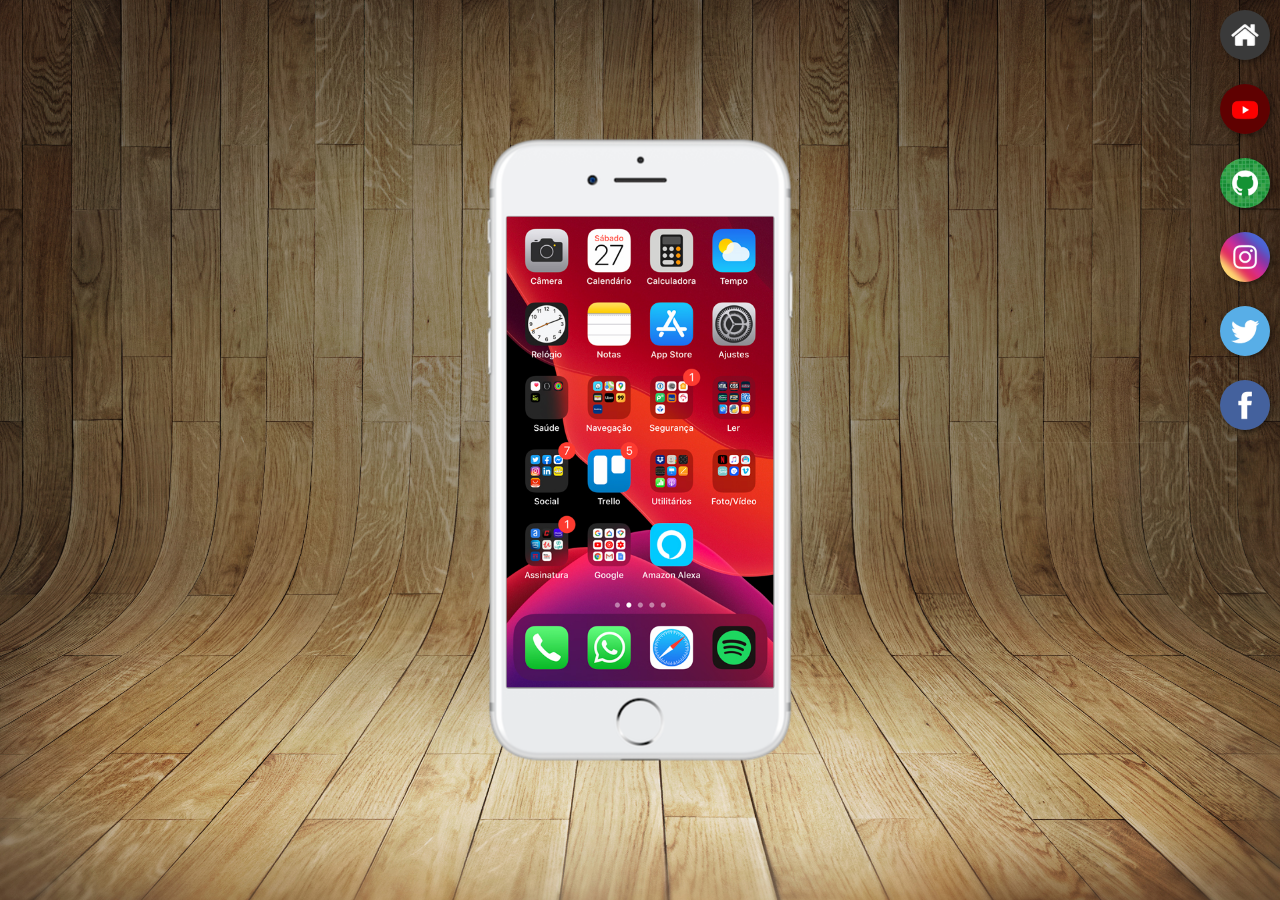
<file: index.html>
<!DOCTYPE html>
<html lang="pt-br">
<head>
    <meta charset="UTF-8">
    <meta http-equiv="X-UA-Compatible" content="IE=edge">
    <meta name="viewport" content="width=device-width, initial-scale=1.0">
    <link rel="shortcut icon" href="imagens/favicon.ico" type="image/x-icon">
    <title>Projeto Redes Socias</title>
    <link rel="stylesheet" href="estilo/style.css">
</head>
<body>
    <main>
        <section id=celular>
            <iframe src="home.html" name="tela" frameborder="0"></iframe>
        </section>
        <section id="app">
            <a href="home.html" target="tela"><img src="imagens/logo-home.jpg" alt="home"></a> <br>
            <a href="youtube.html" target="tela"><img src="imagens/logo-youtube.jpg" alt="youtube"></a> <br>
            <a href="github.html" target="tela"><img src="imagens/logo-github.jpg" alt="github"></a> <br>
            <a href="instagram.html" target="tela"><img src="imagens/logo-instagram.jpg" alt="instagram"></a> <br>
            <a href="twitter.html" target="tela"><img src="imagens/logo-twitter.jpg" alt="twitter"></a> <br>
            <a href="facebook.html" target="tela"><img src="imagens/logo-facebook.jpg" alt="facebook"></a> <br>
        </section>
    </main>
</body>
</html>
</file>
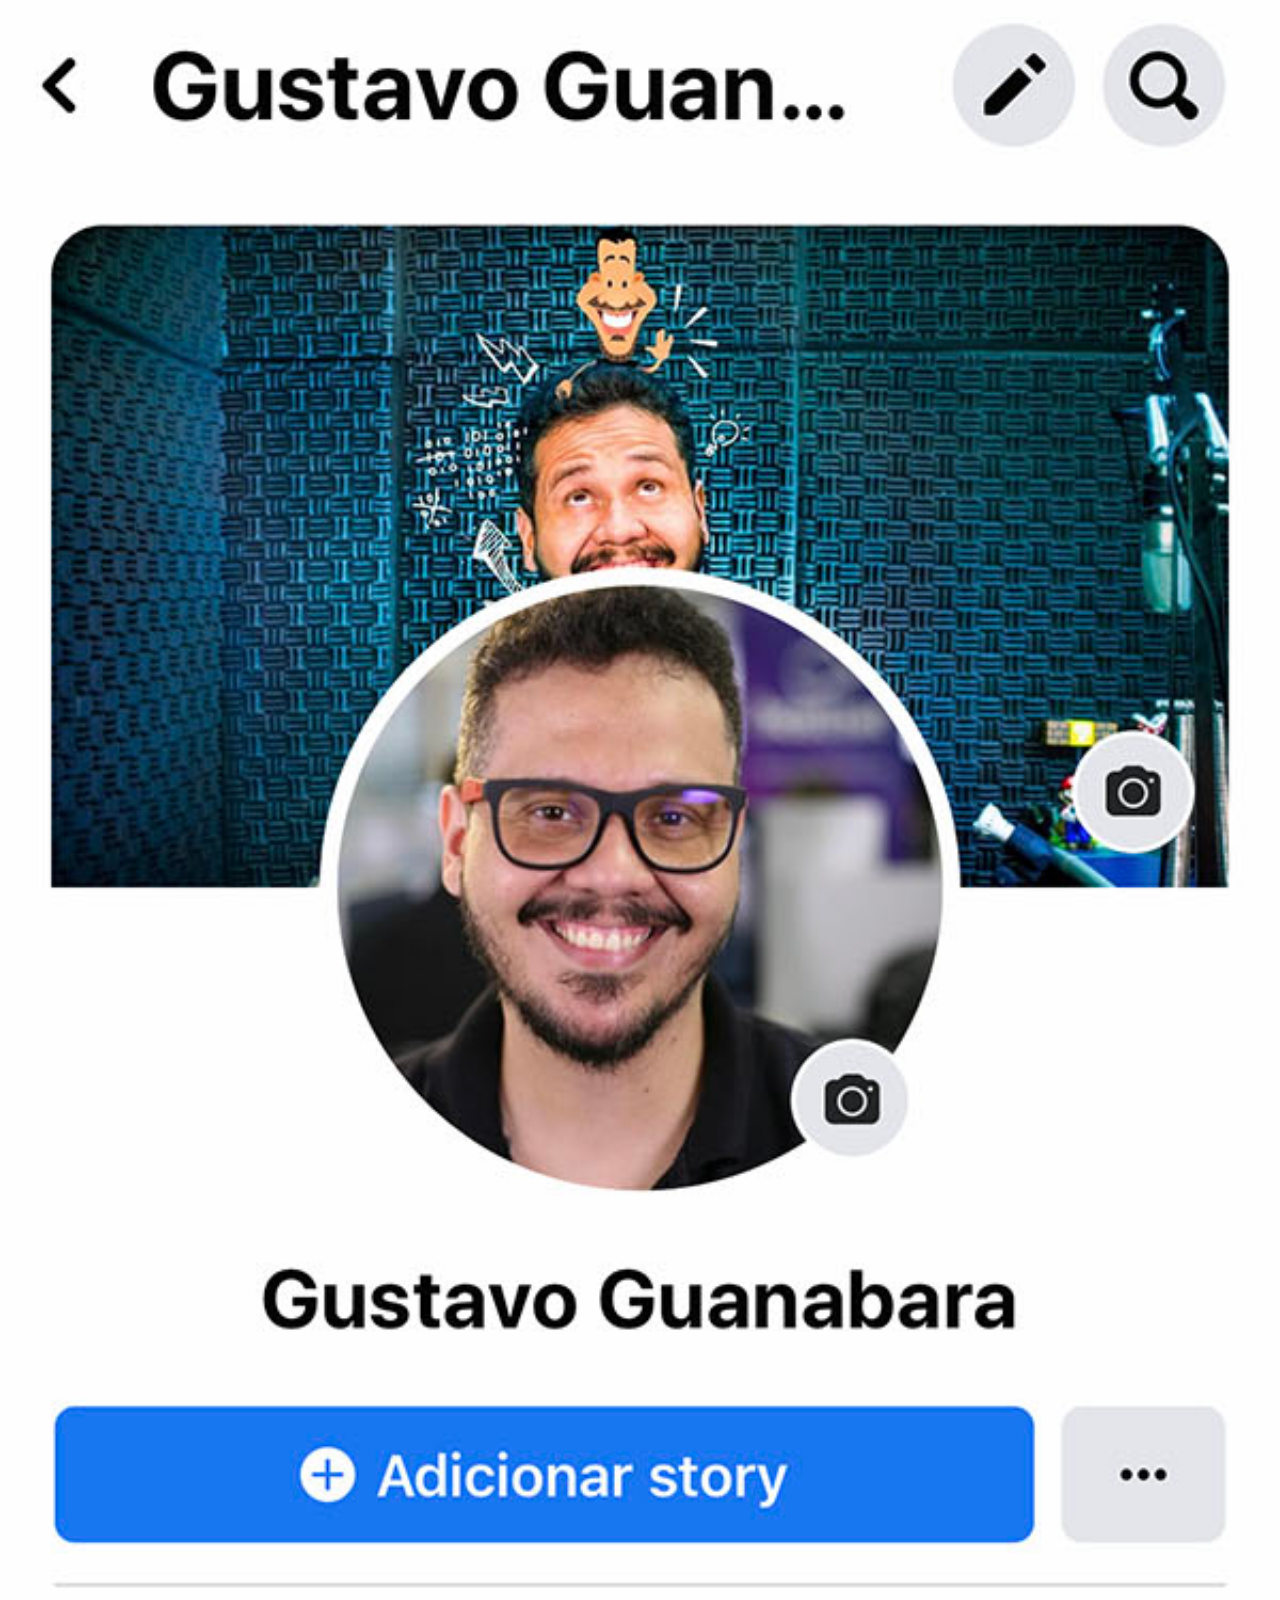
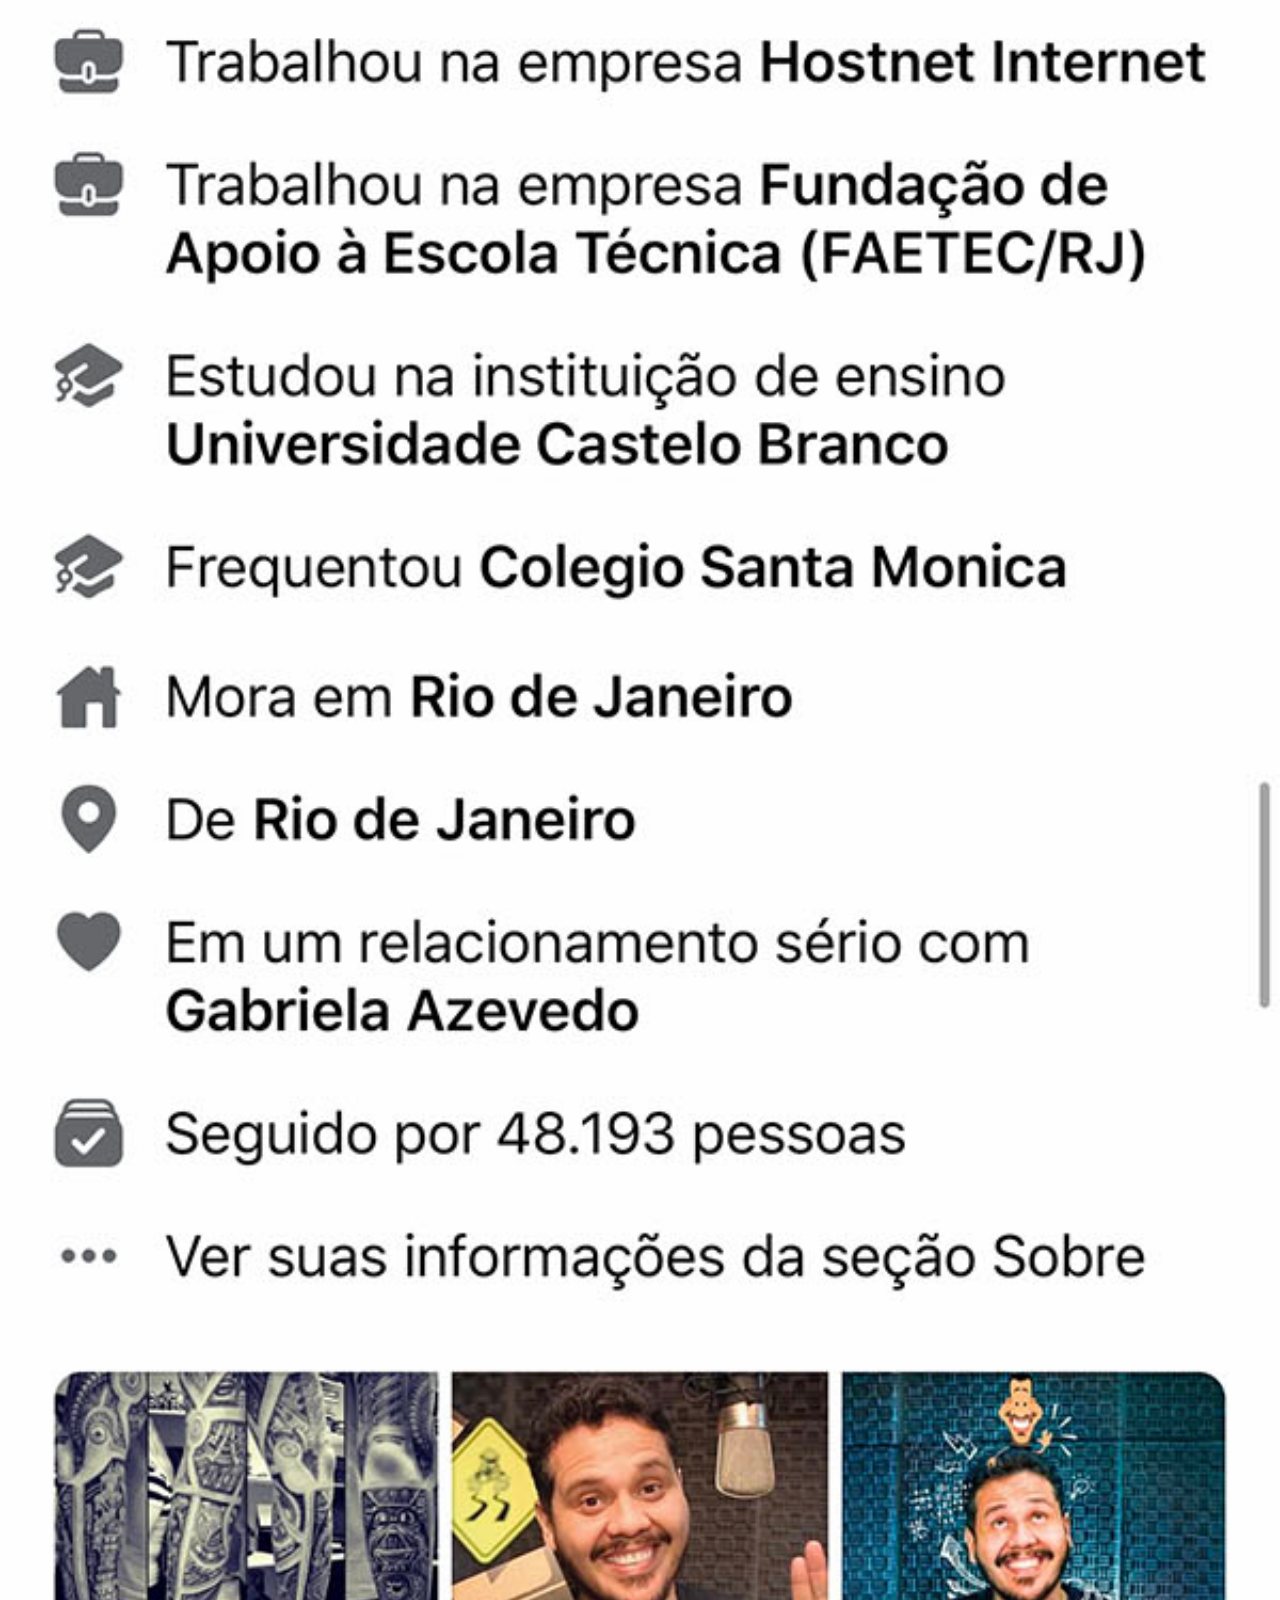
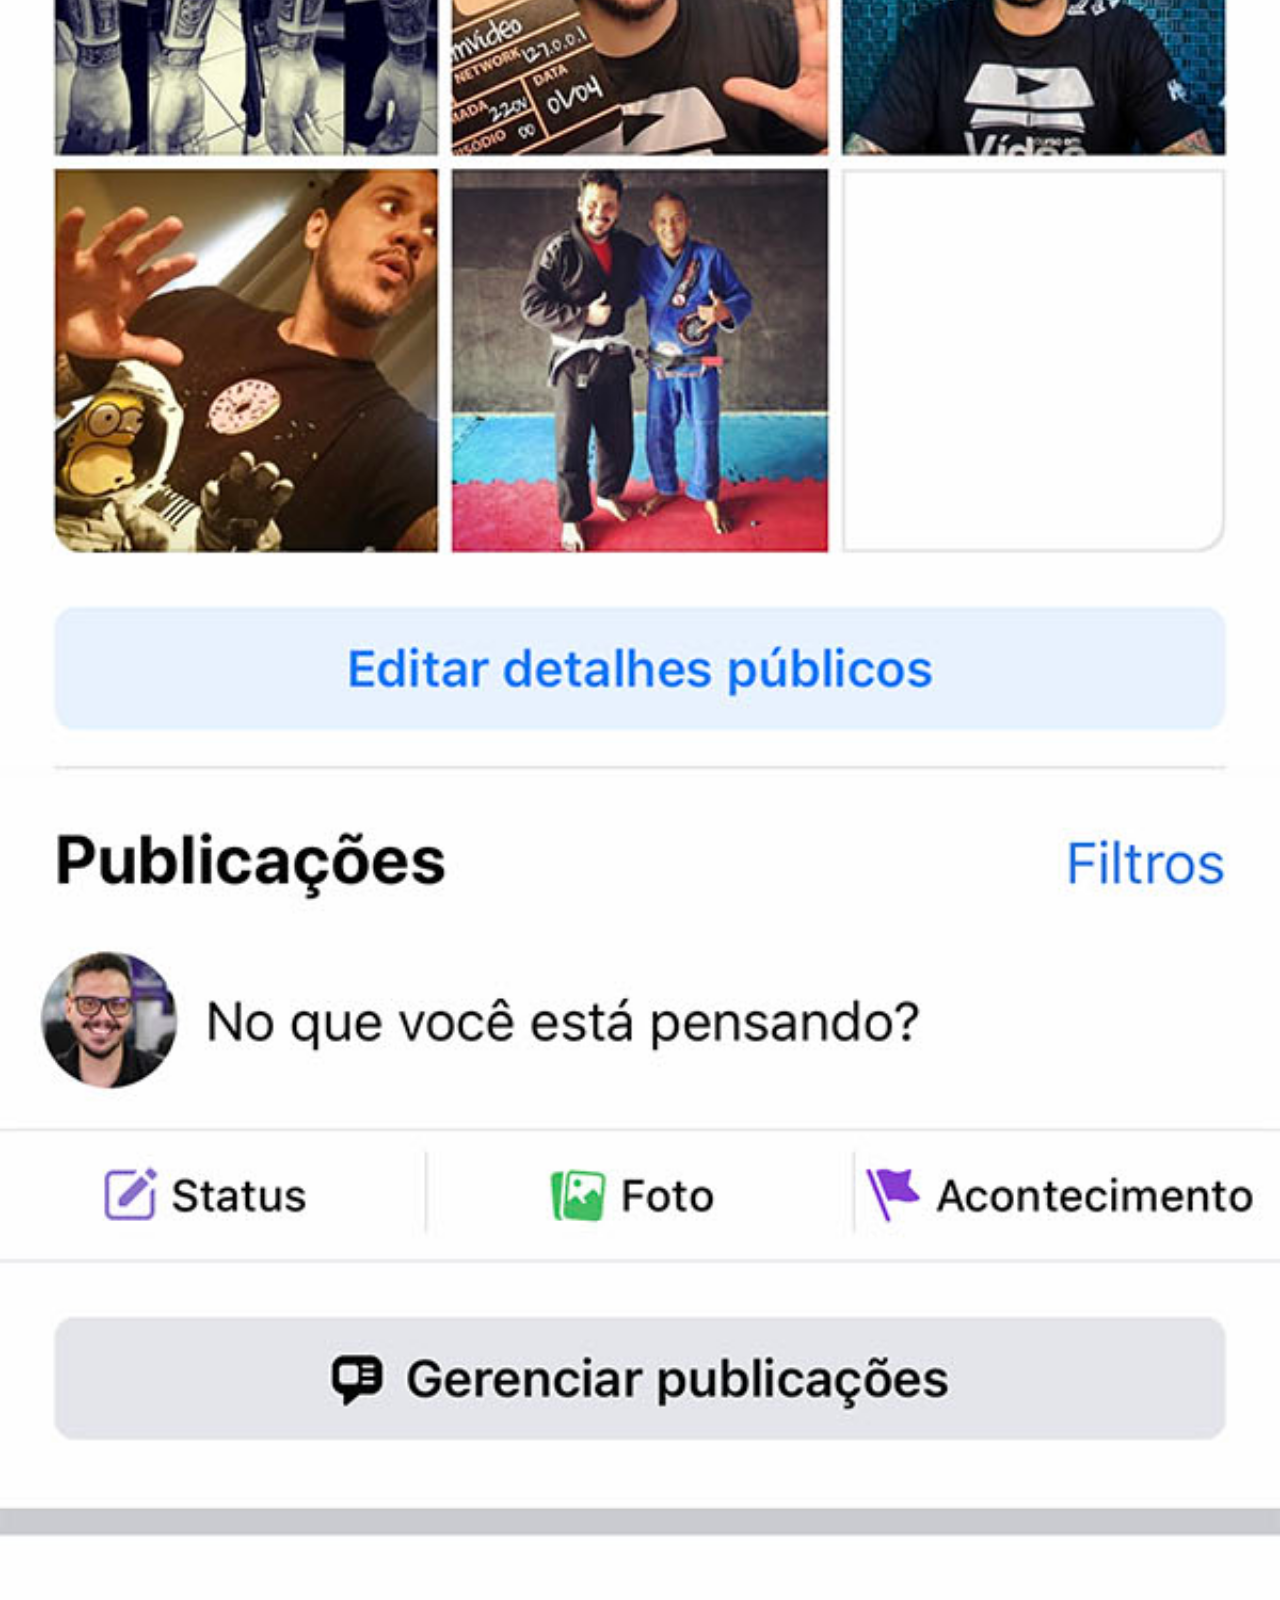
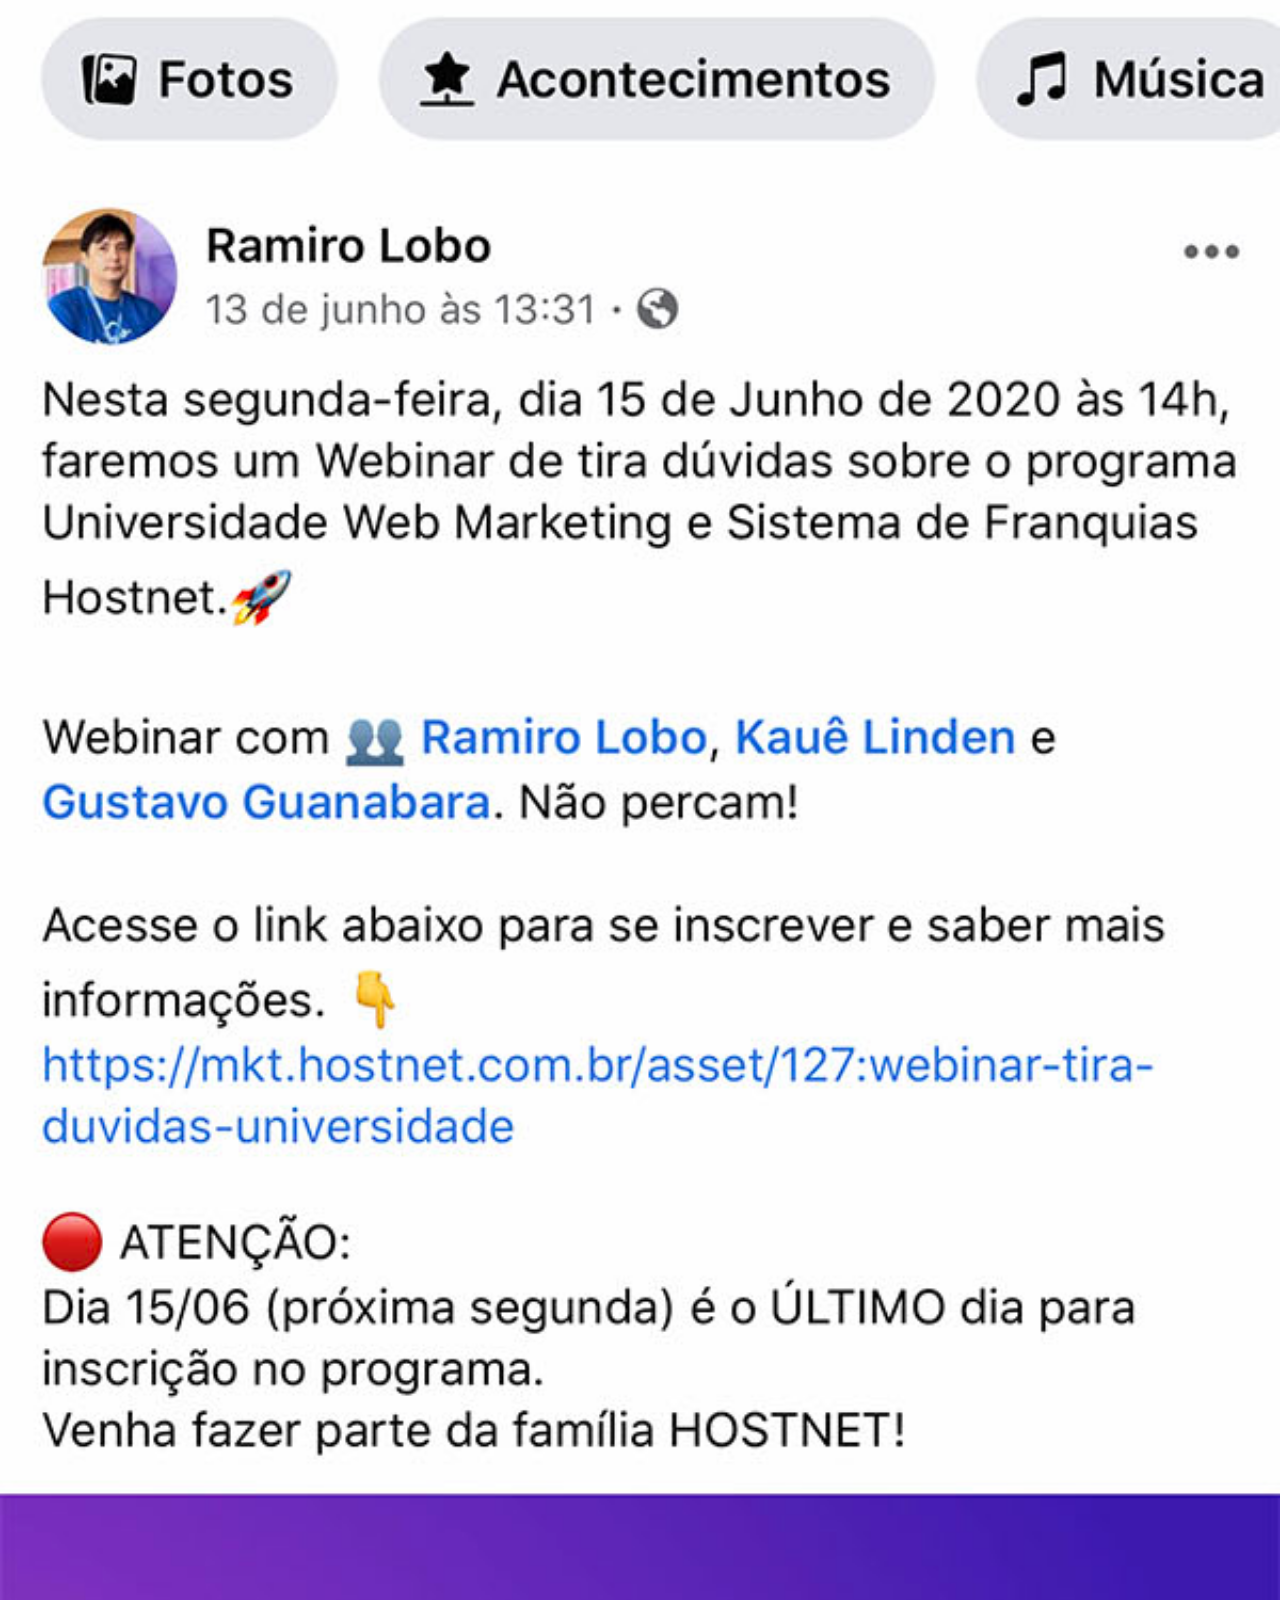
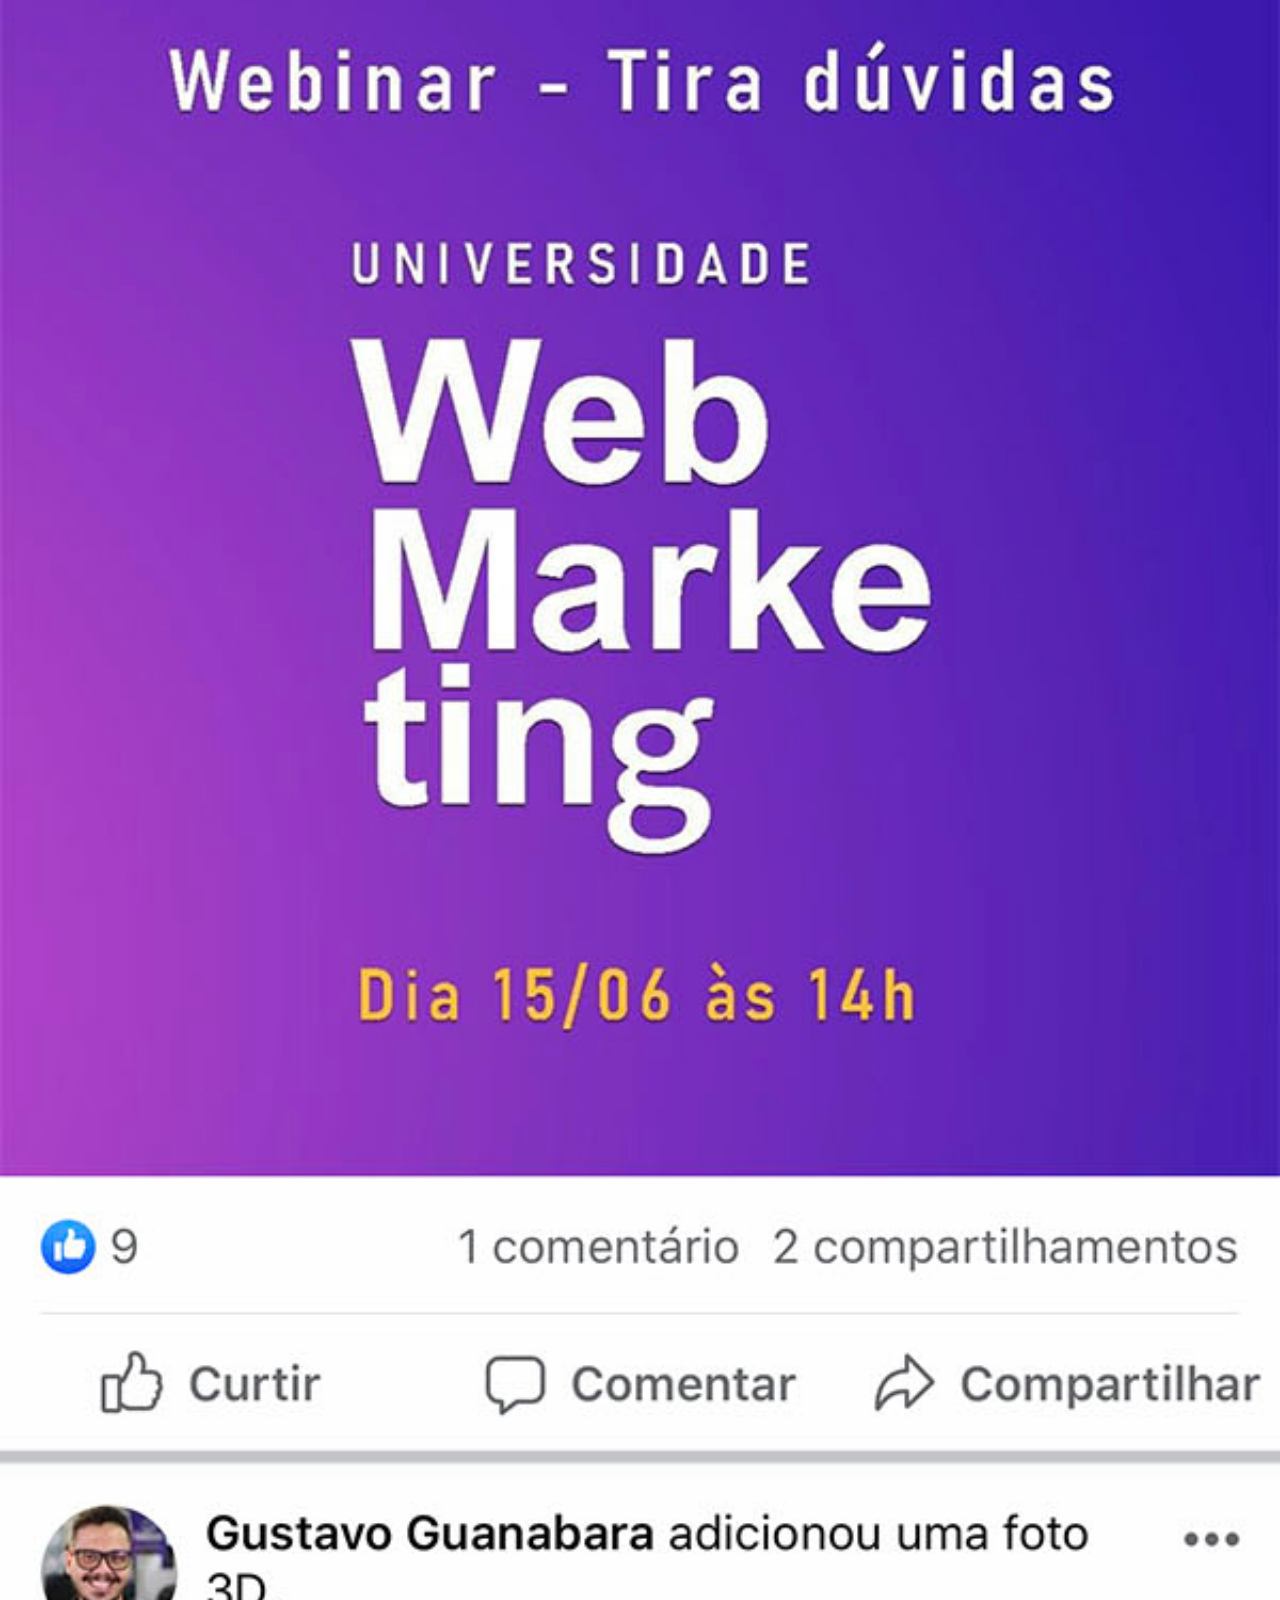
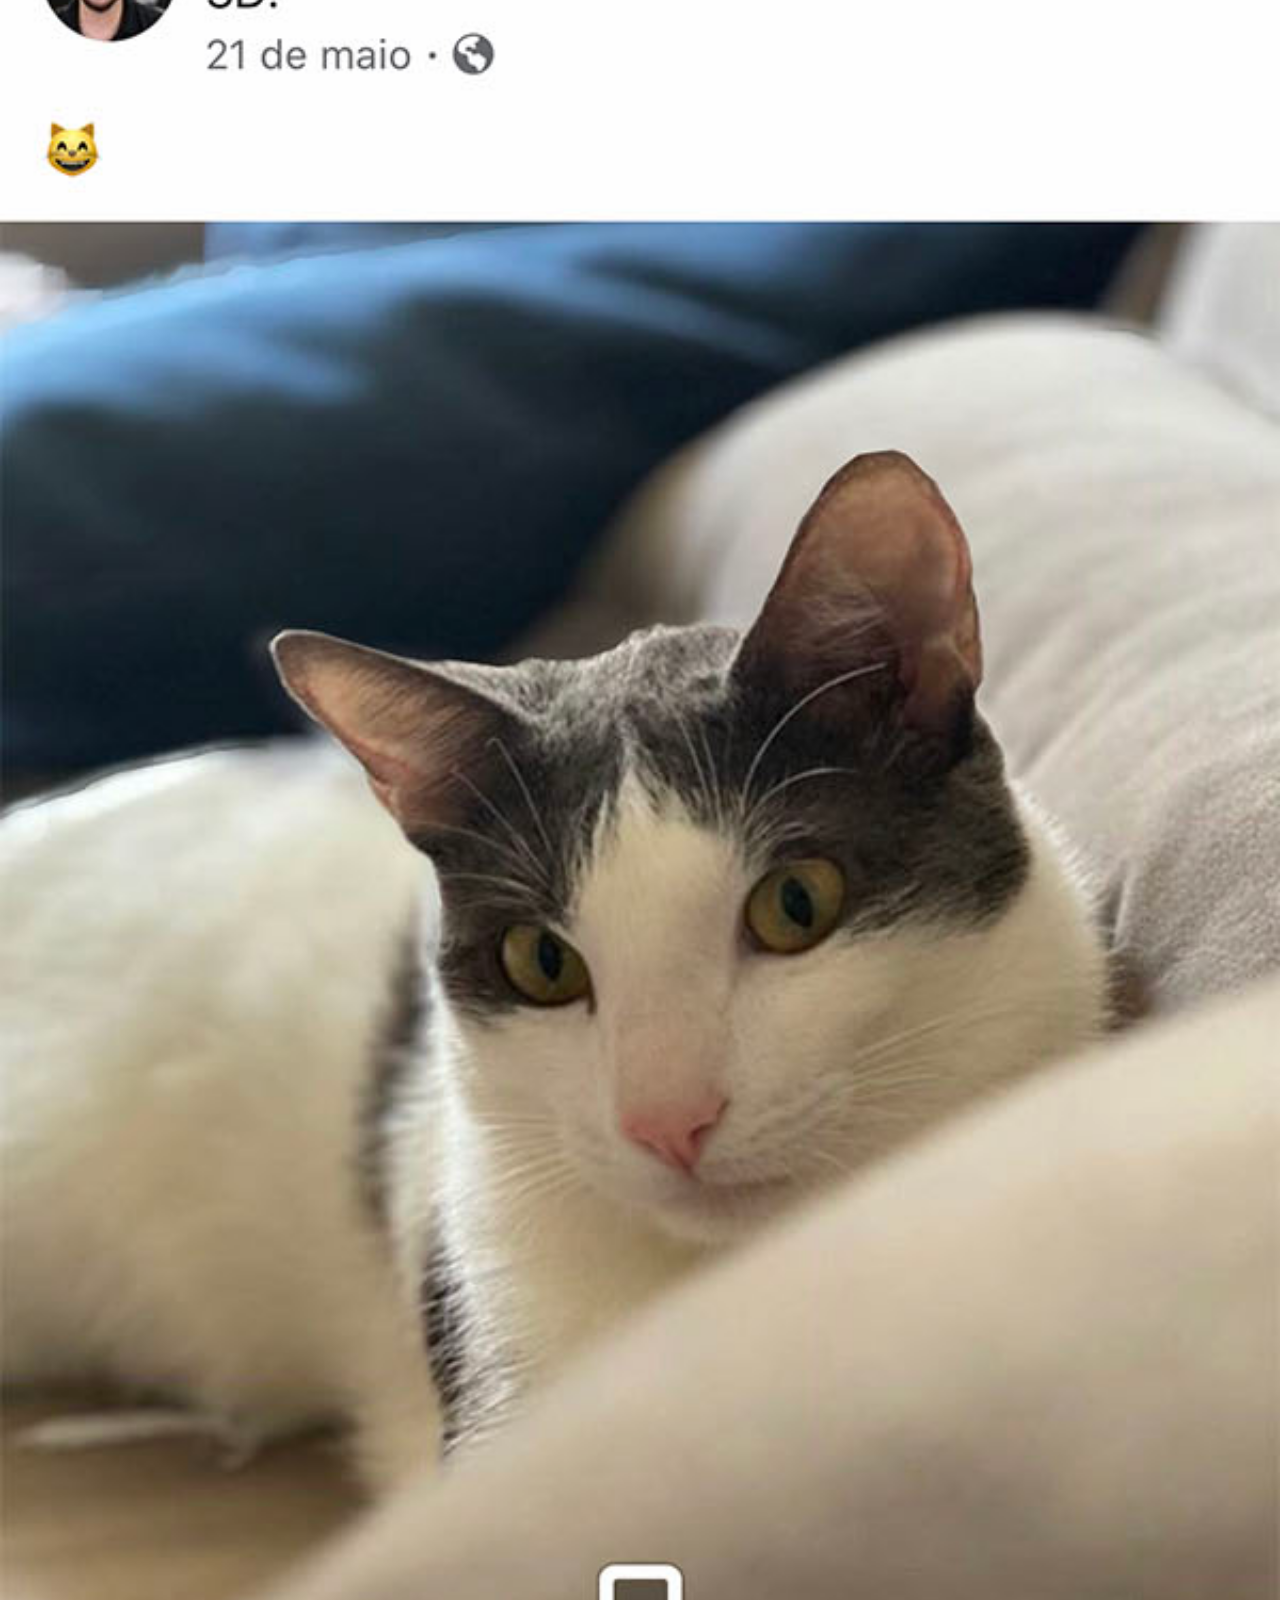
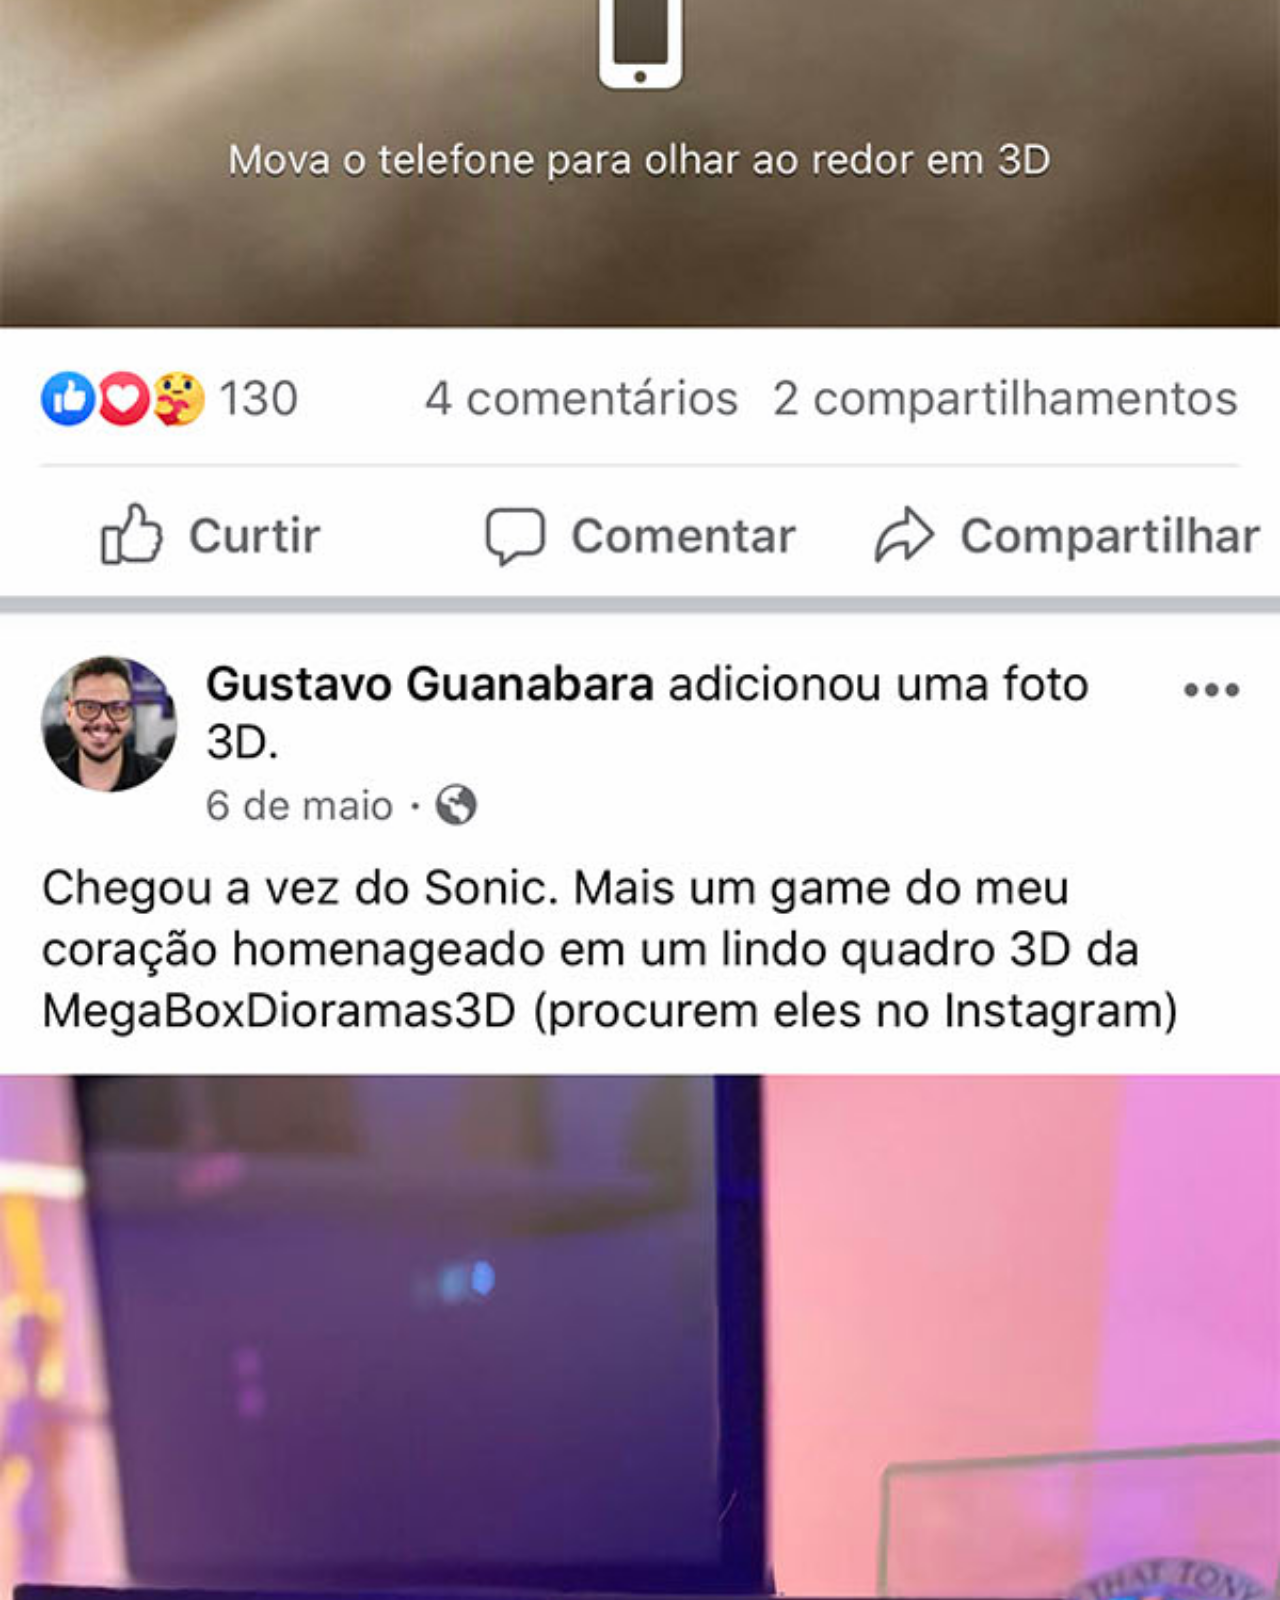
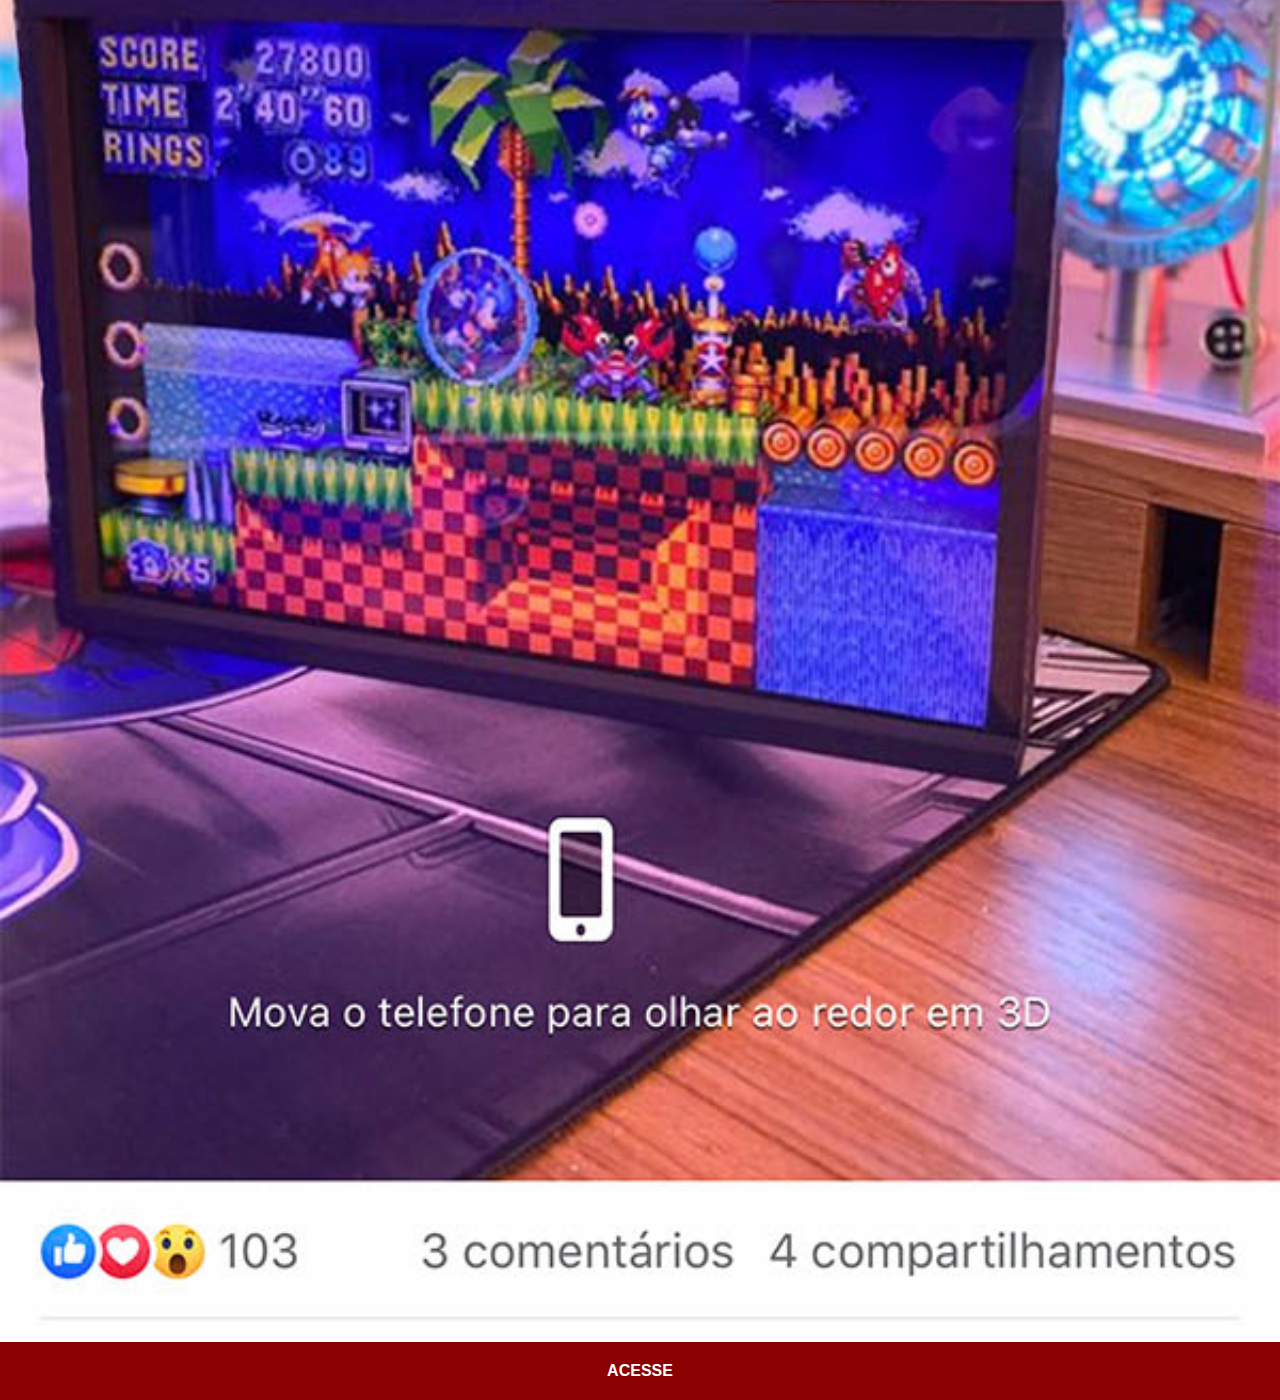
<file: facebook.html>
<!DOCTYPE html>
<html lang="pt-br">
<head>
    <meta charset="UTF-8">
    <meta http-equiv="X-UA-Compatible" content="IE=edge">
    <meta name="viewport" content="width=device-width, initial-scale=1.0">
    <title>Tela do facebook</title>
    <link rel="stylesheet" href="estilo/social.css">
    <style>
        body{
            background-color: white;
        }
    </style>
</head>
<body>
    <img src="imagens/tela-facebook.jpg" alt="">
    <a href="https://www.facebook.com/gustavoguanabara/" target="_blank">ACESSE</a>
</body>
</html>
</file>
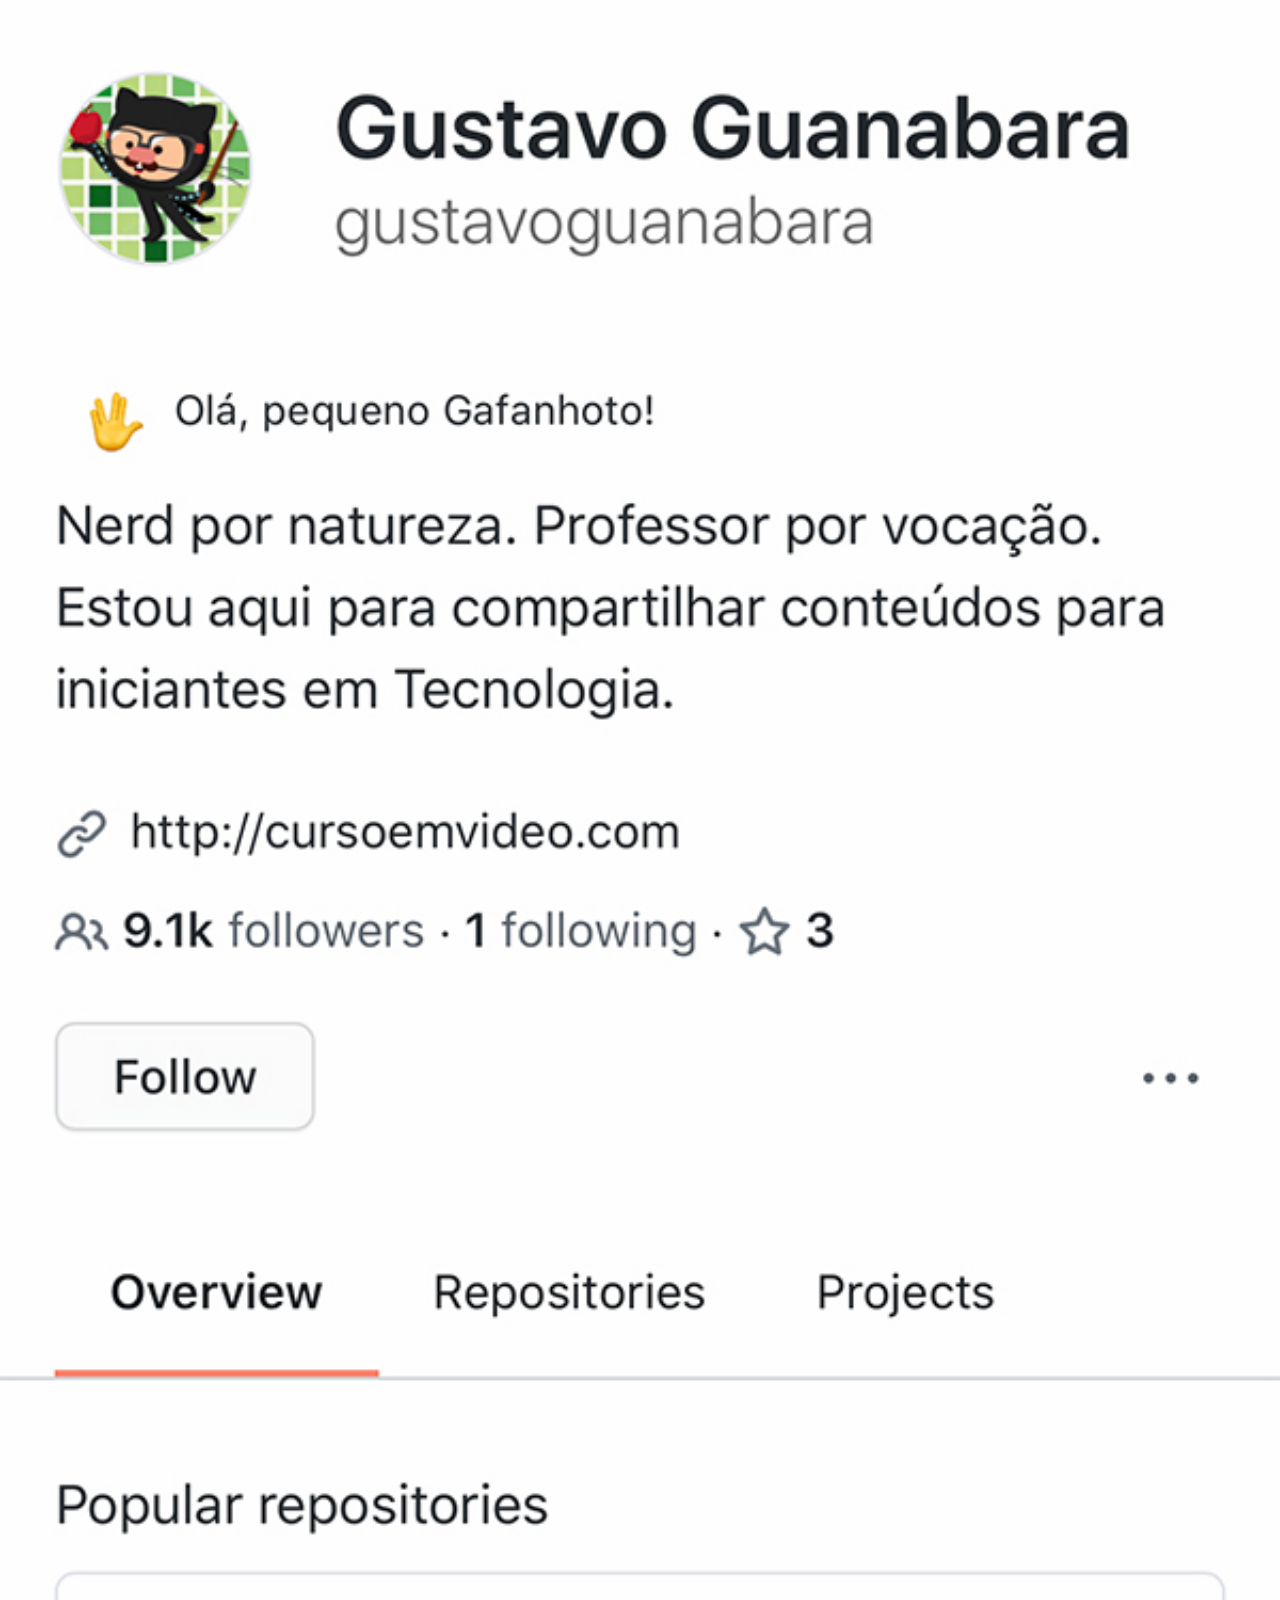
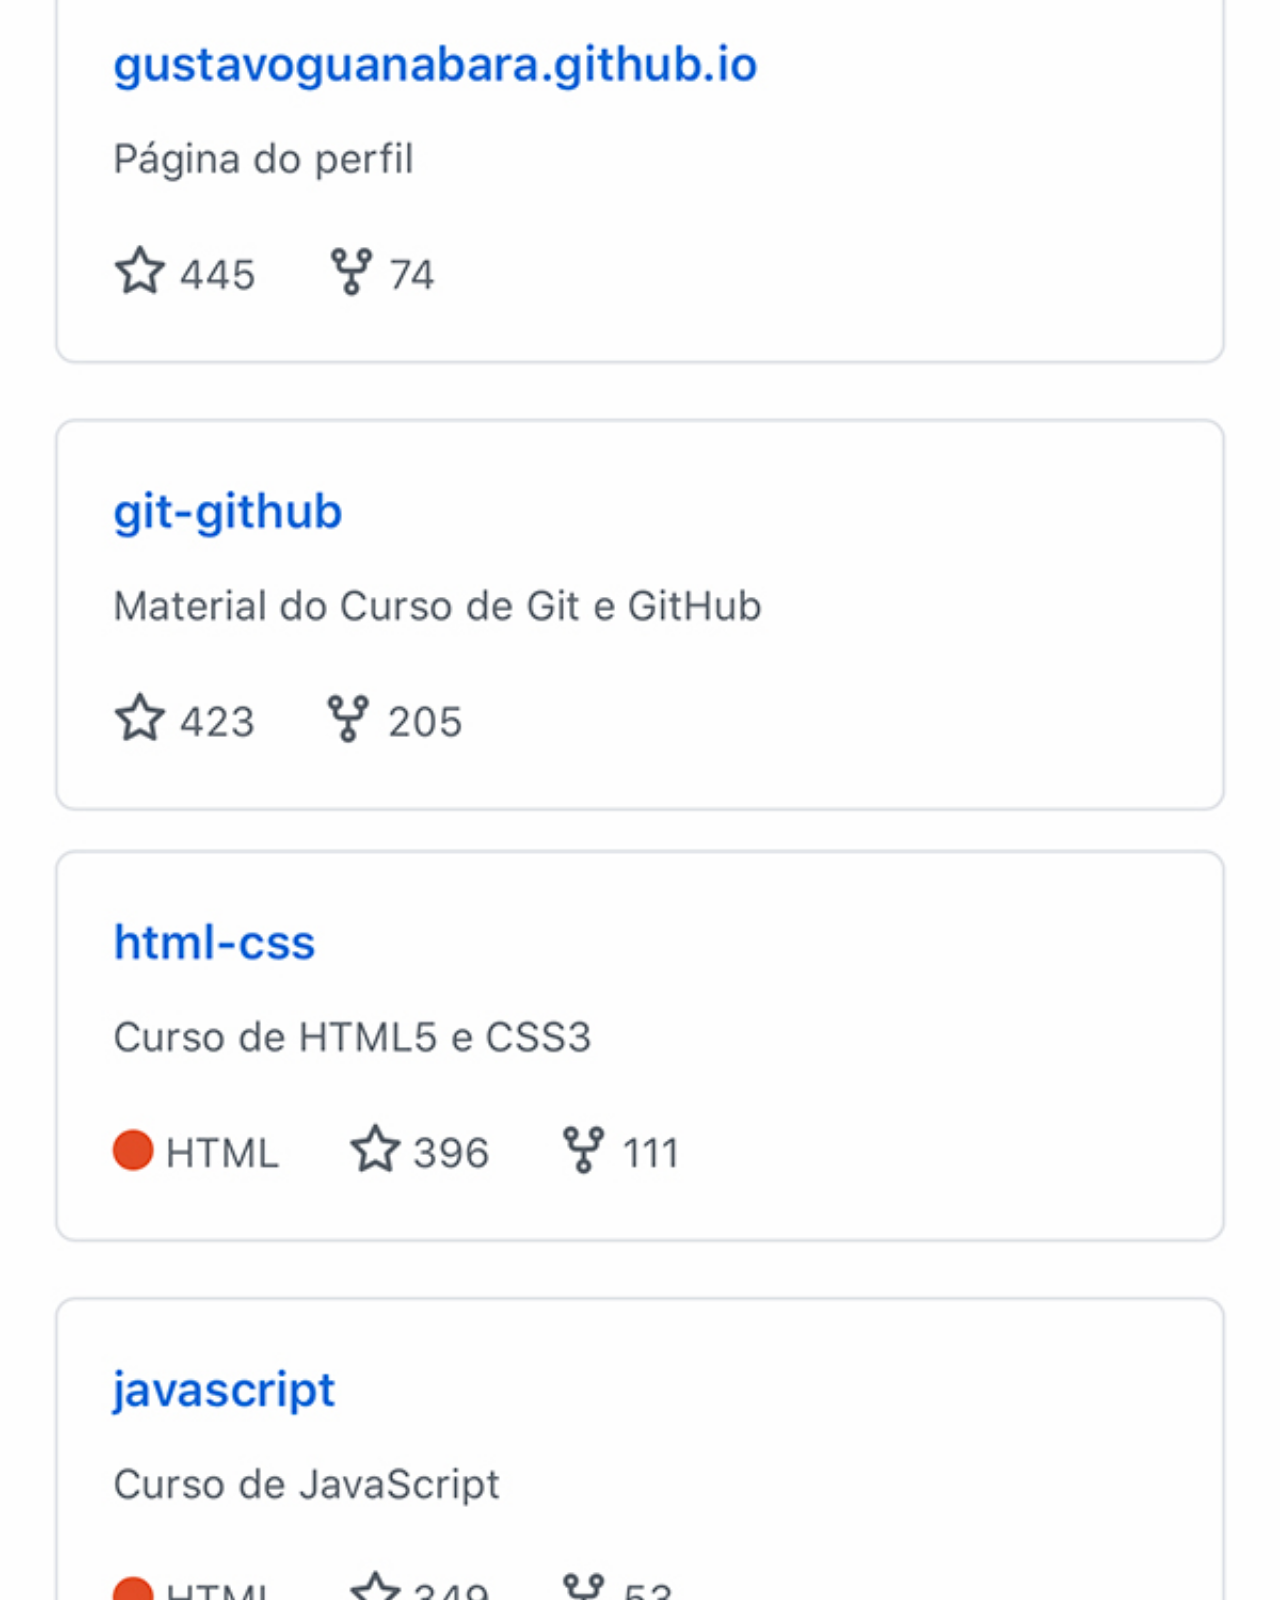
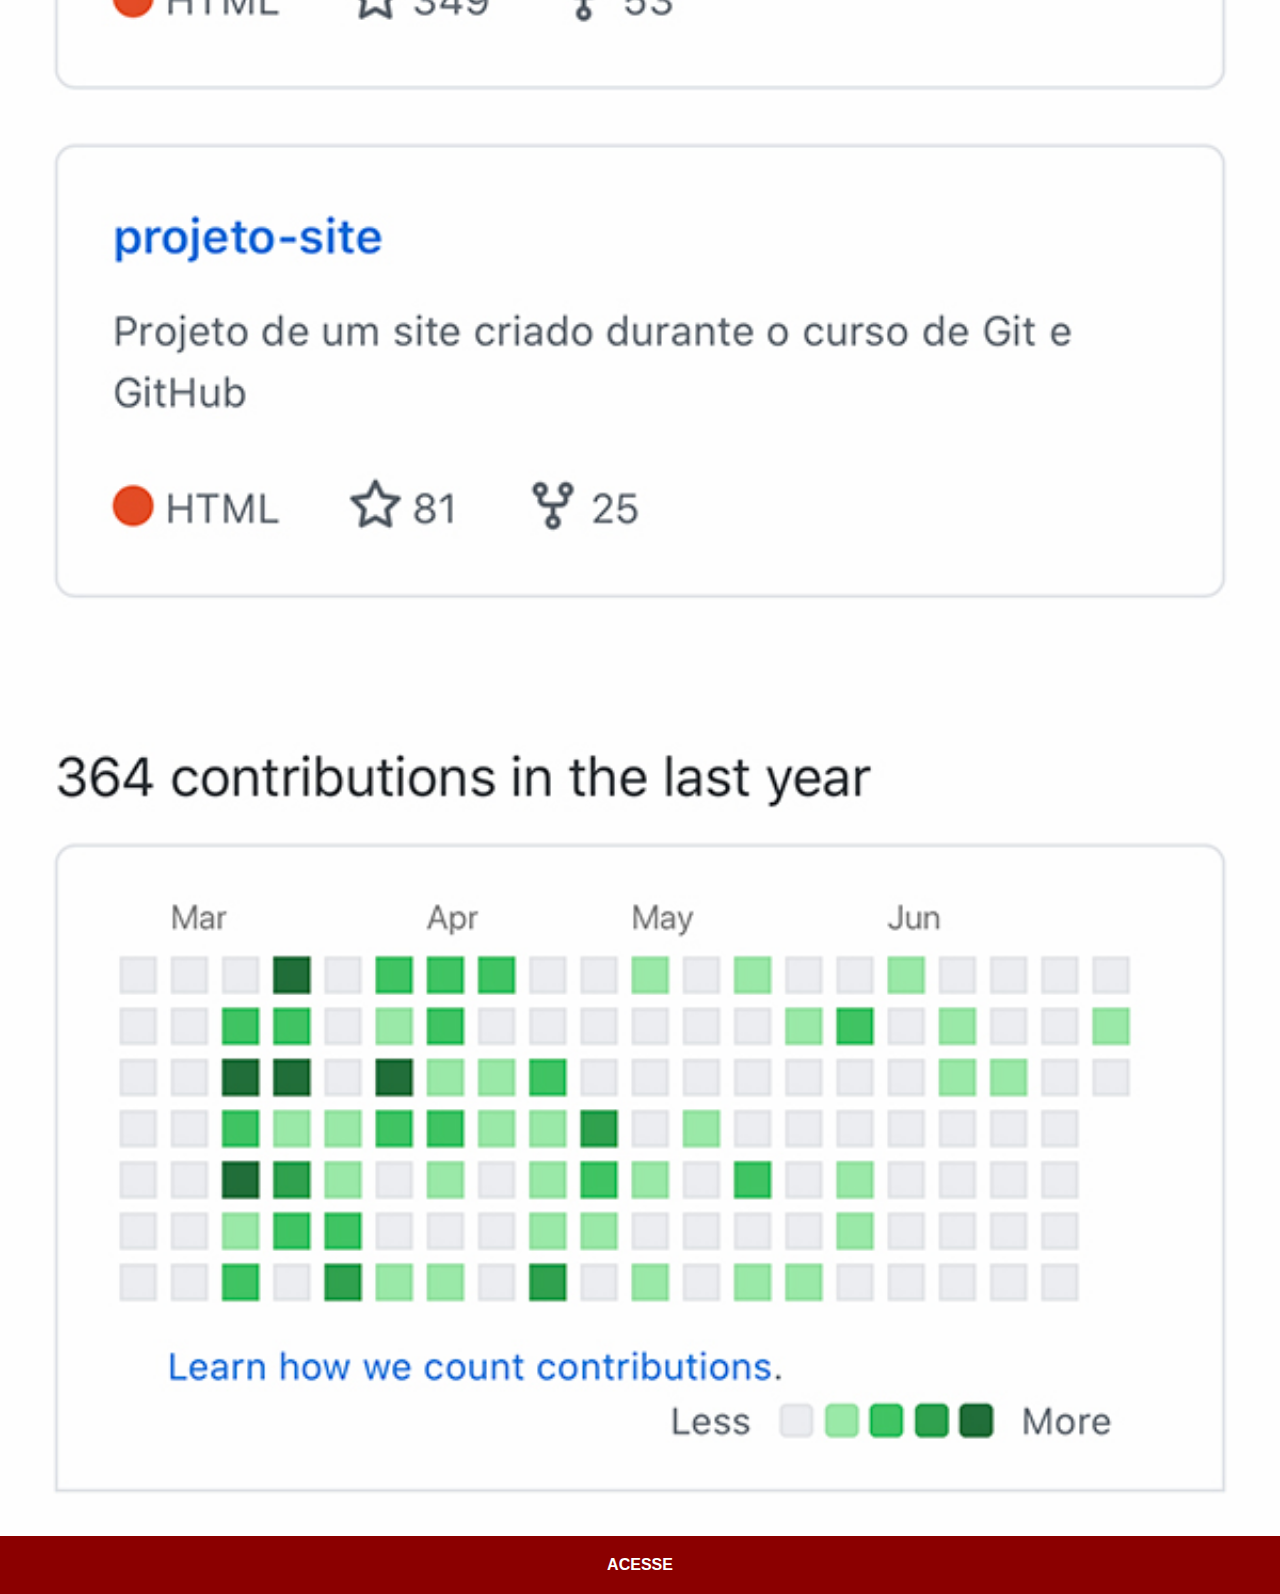
<file: github.html>
<!DOCTYPE html>
<html lang="pt-br">
<head>
    <meta charset="UTF-8">
    <meta http-equiv="X-UA-Compatible" content="IE=edge">
    <meta name="viewport" content="width=device-width, initial-scale=1.0">
    <title>Tela github</title>
    <link rel="stylesheet" href="estilo/social.css">
    <style>
        body{
            background-color: white;
        }
    </style>
</head>
<body>
    <img src="imagens/tela-github.jpg" alt="">
    <a href="https://github.com/gustavoguanabara/" target="_blank">ACESSE</a>
</body>
</html>
</file>
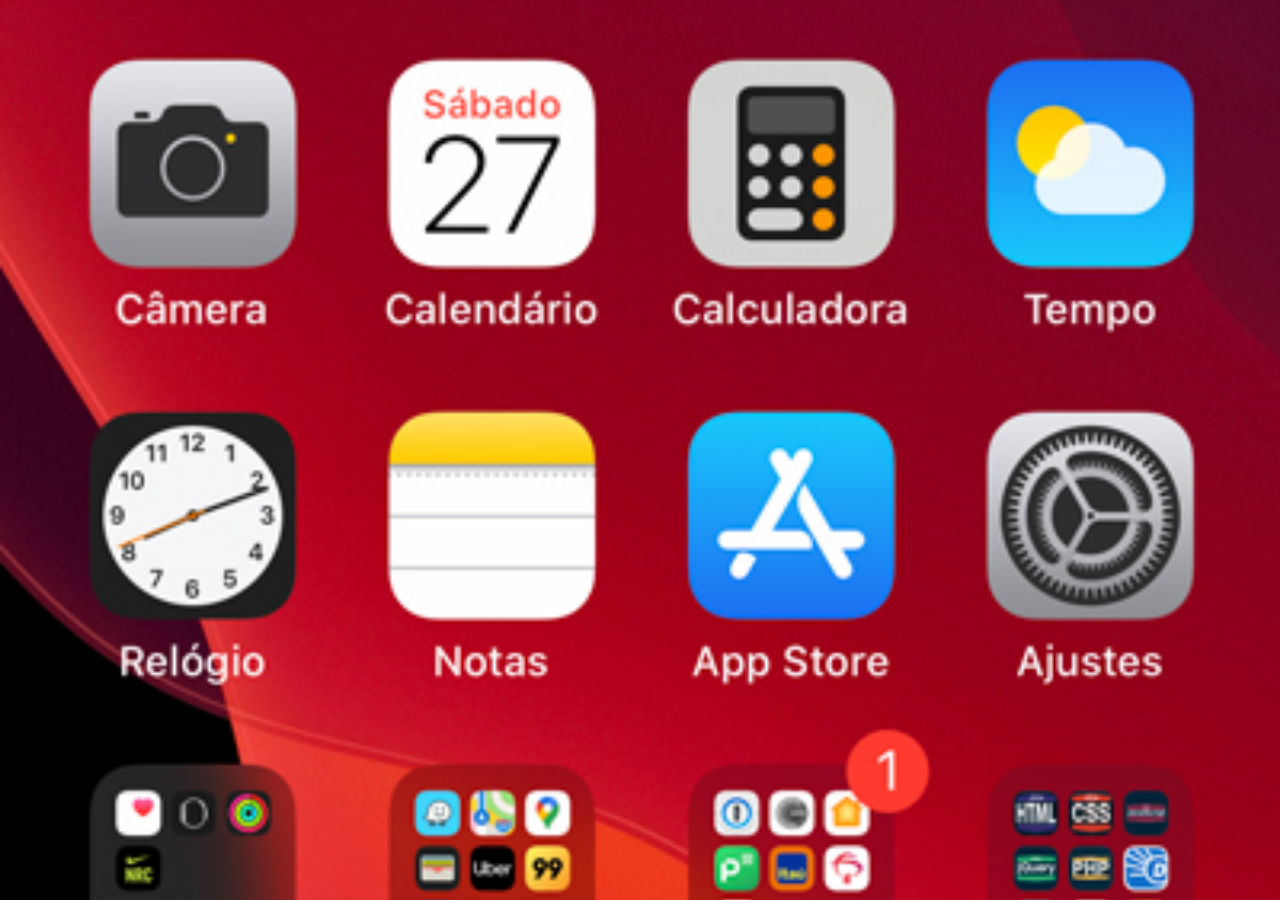
<file: home.html>
<!DOCTYPE html>
<html lang="pt-br">
<head>
    <meta charset="UTF-8">
    <meta http-equiv="X-UA-Compatible" content="IE=edge">
    <meta name="viewport" content="width=device-width, initial-scale=1.0">
    <title>Tela home</title>
    <style>
        *{
            margin: 0px;
            padding: 0px;
        }
        ::-webkit-scrollbar{
            width: 0px;
            height: 0px;
        }
        html,body{
            width: 100vw;
            height: 100vh;
        }
        body{
            background: url('imagens/tela-home.jpg') center top no-repeat fixed;
            background-size: cover;
    
        }
    </style>
</head>
<body>

</body>
</html>
</file>
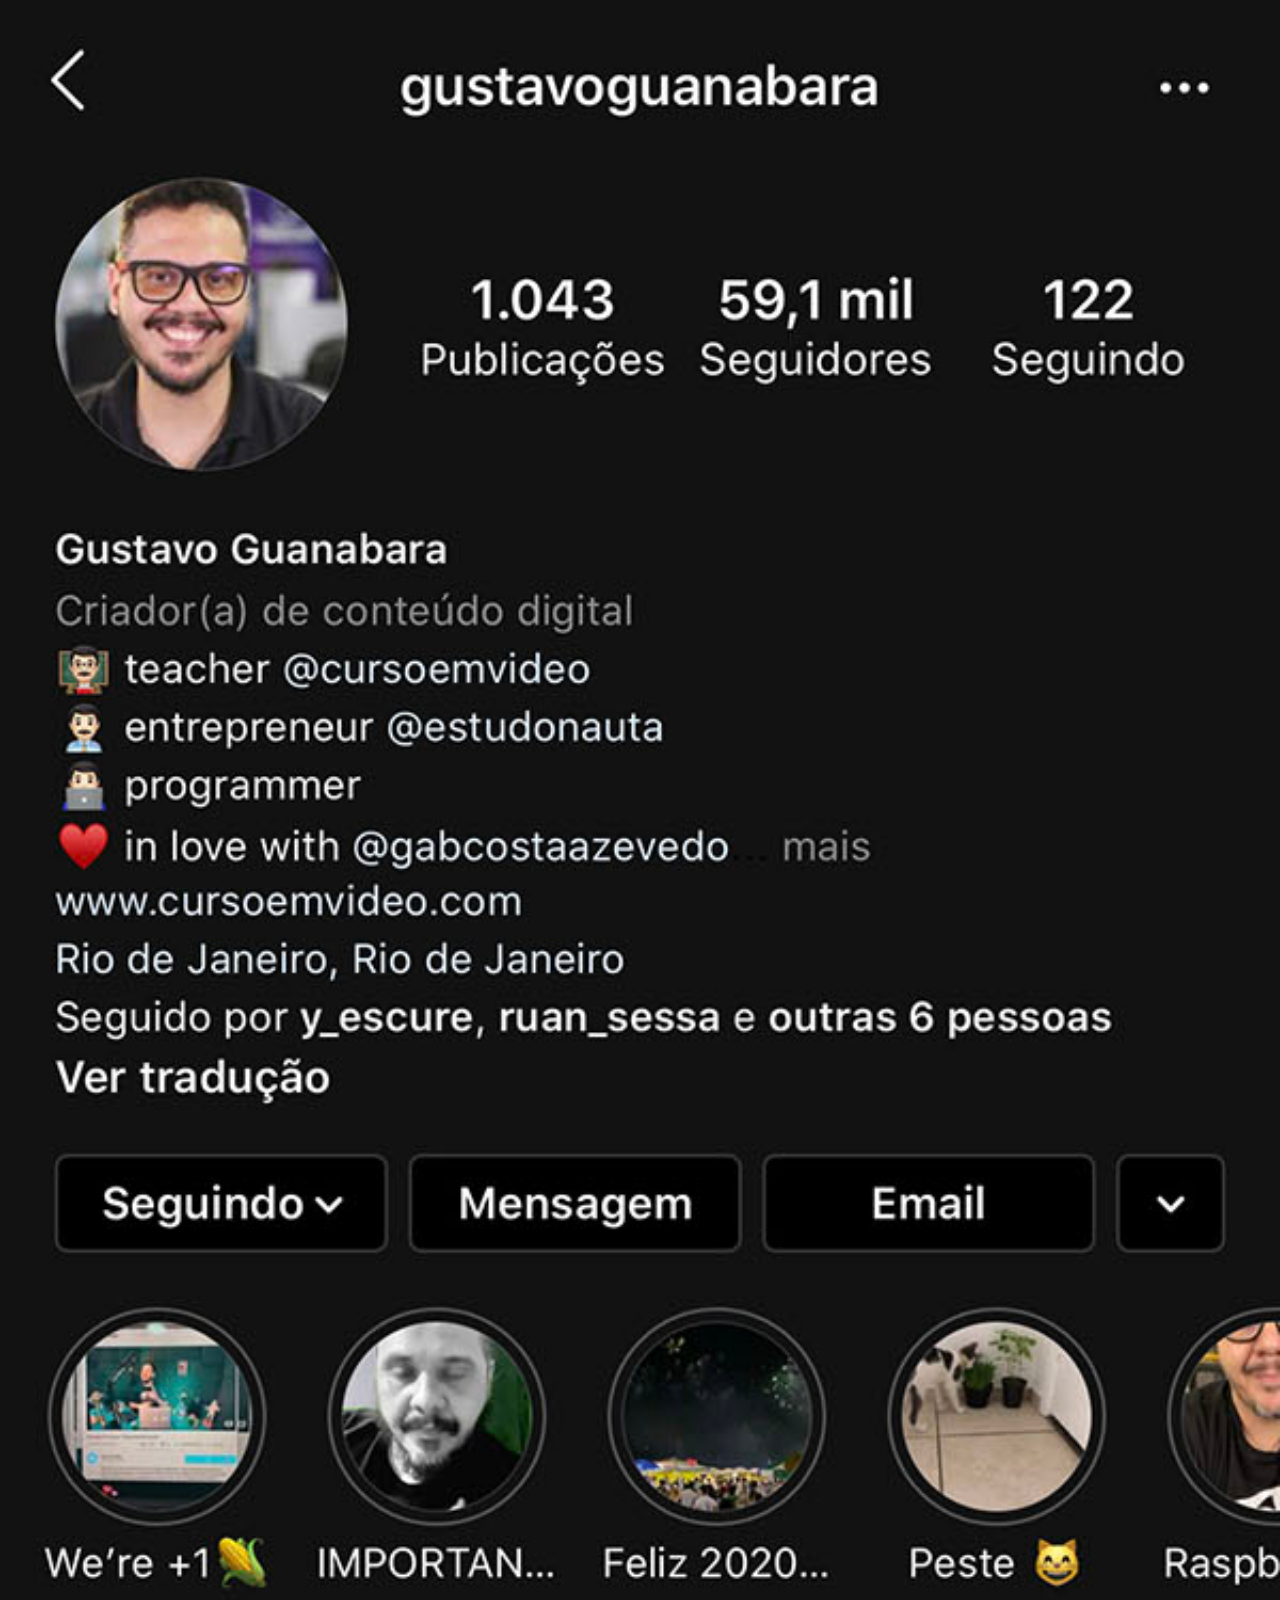
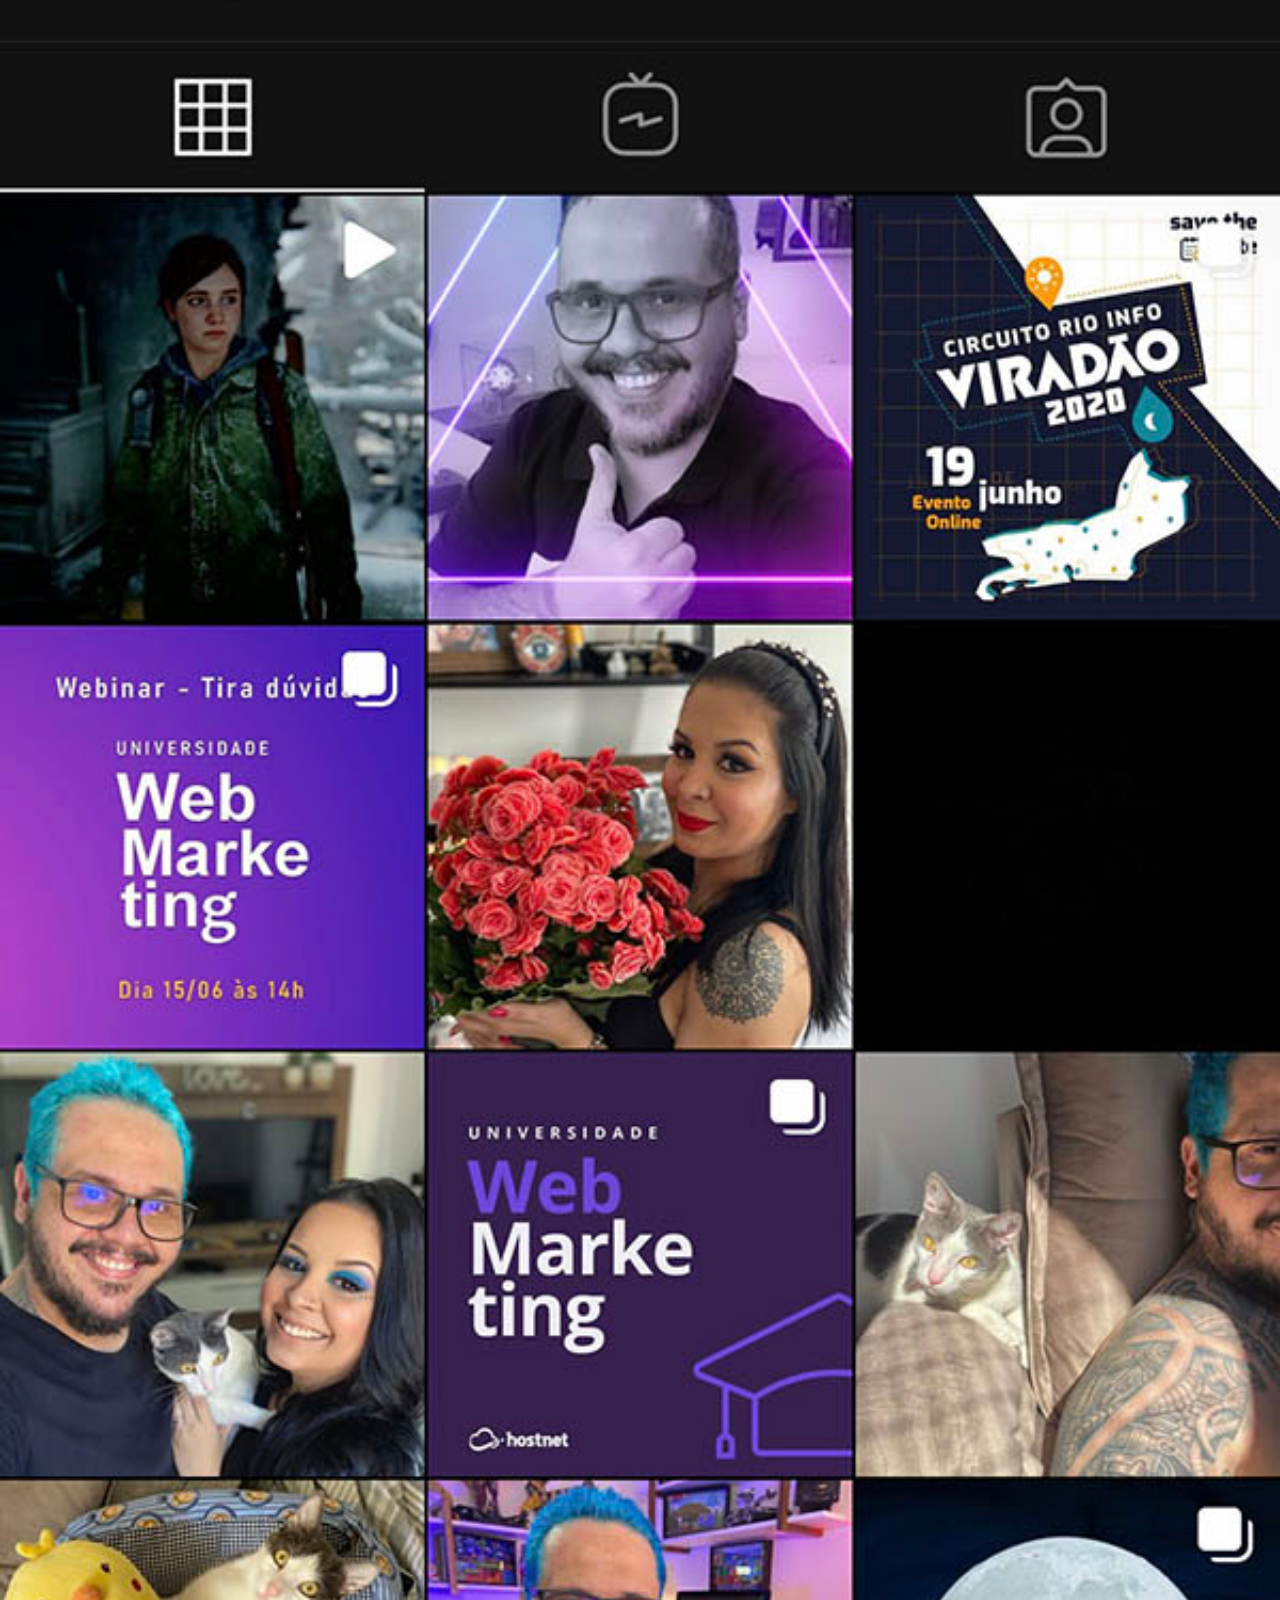
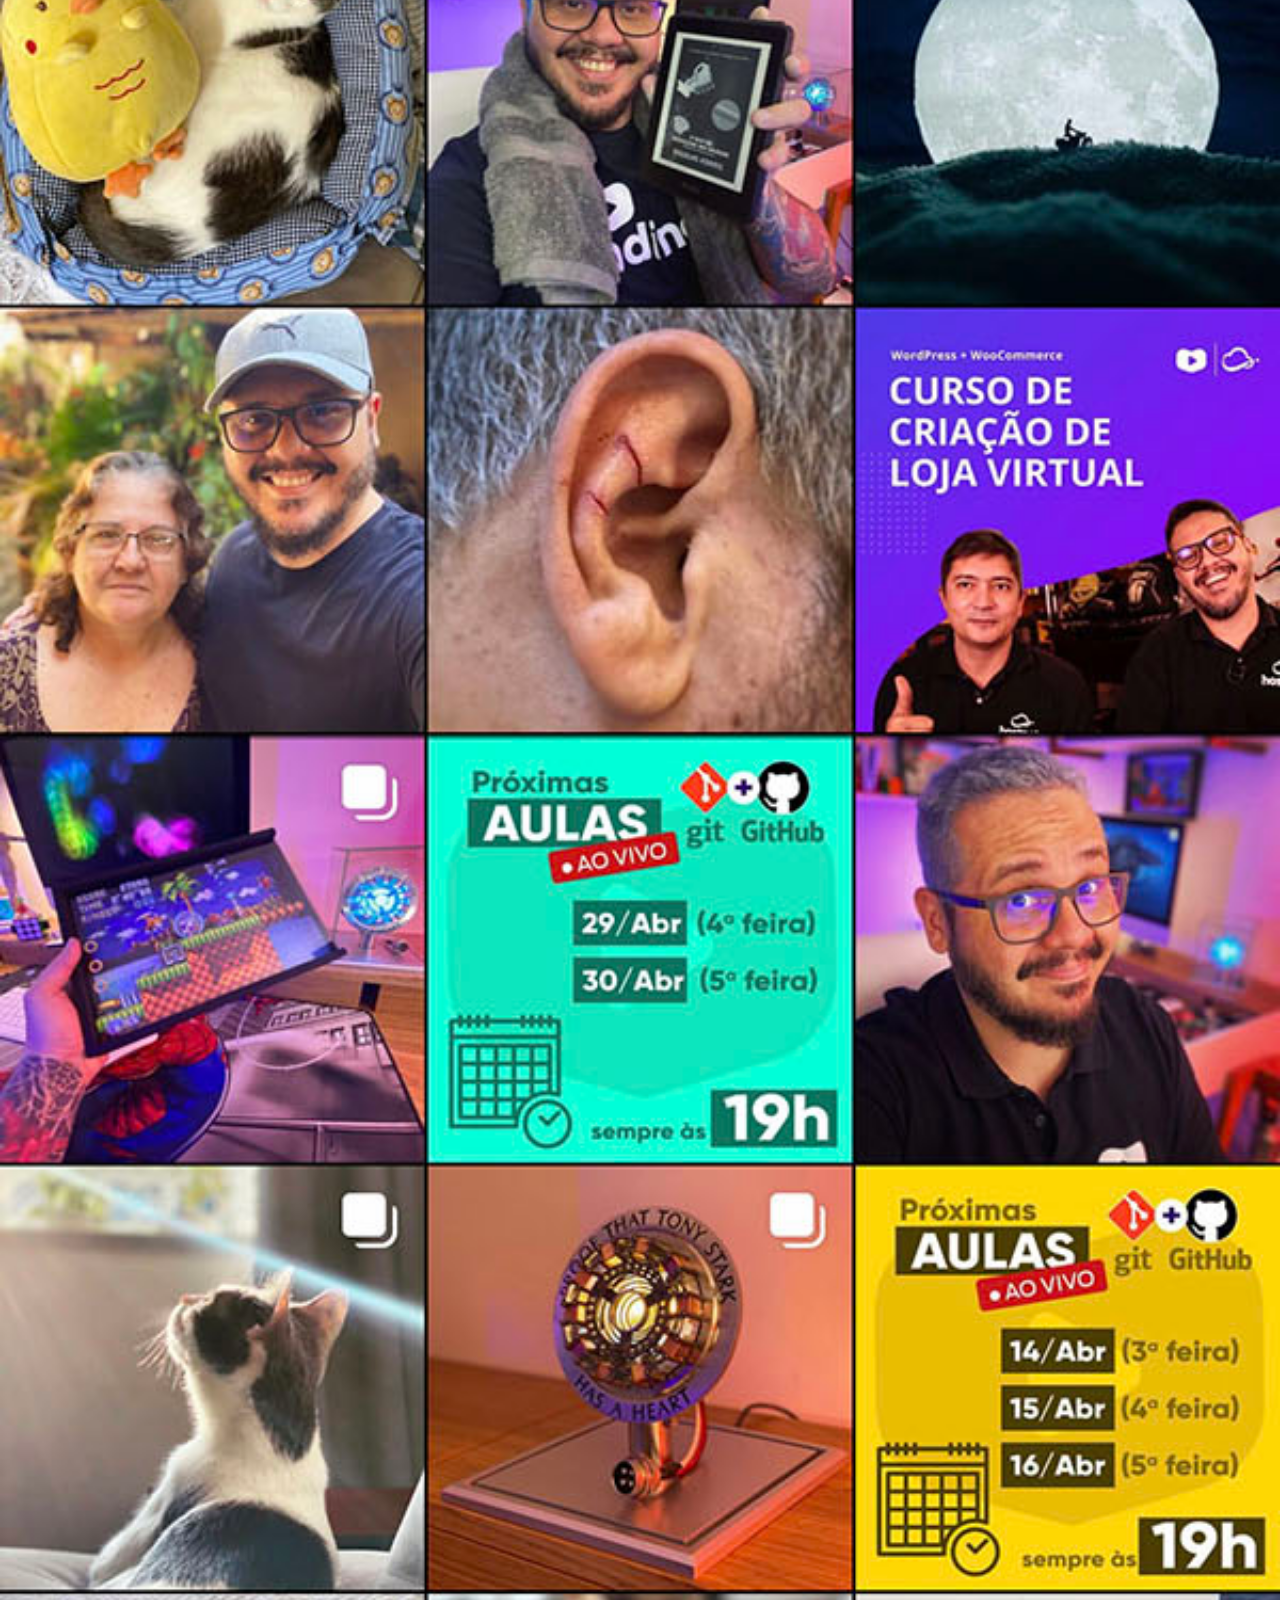
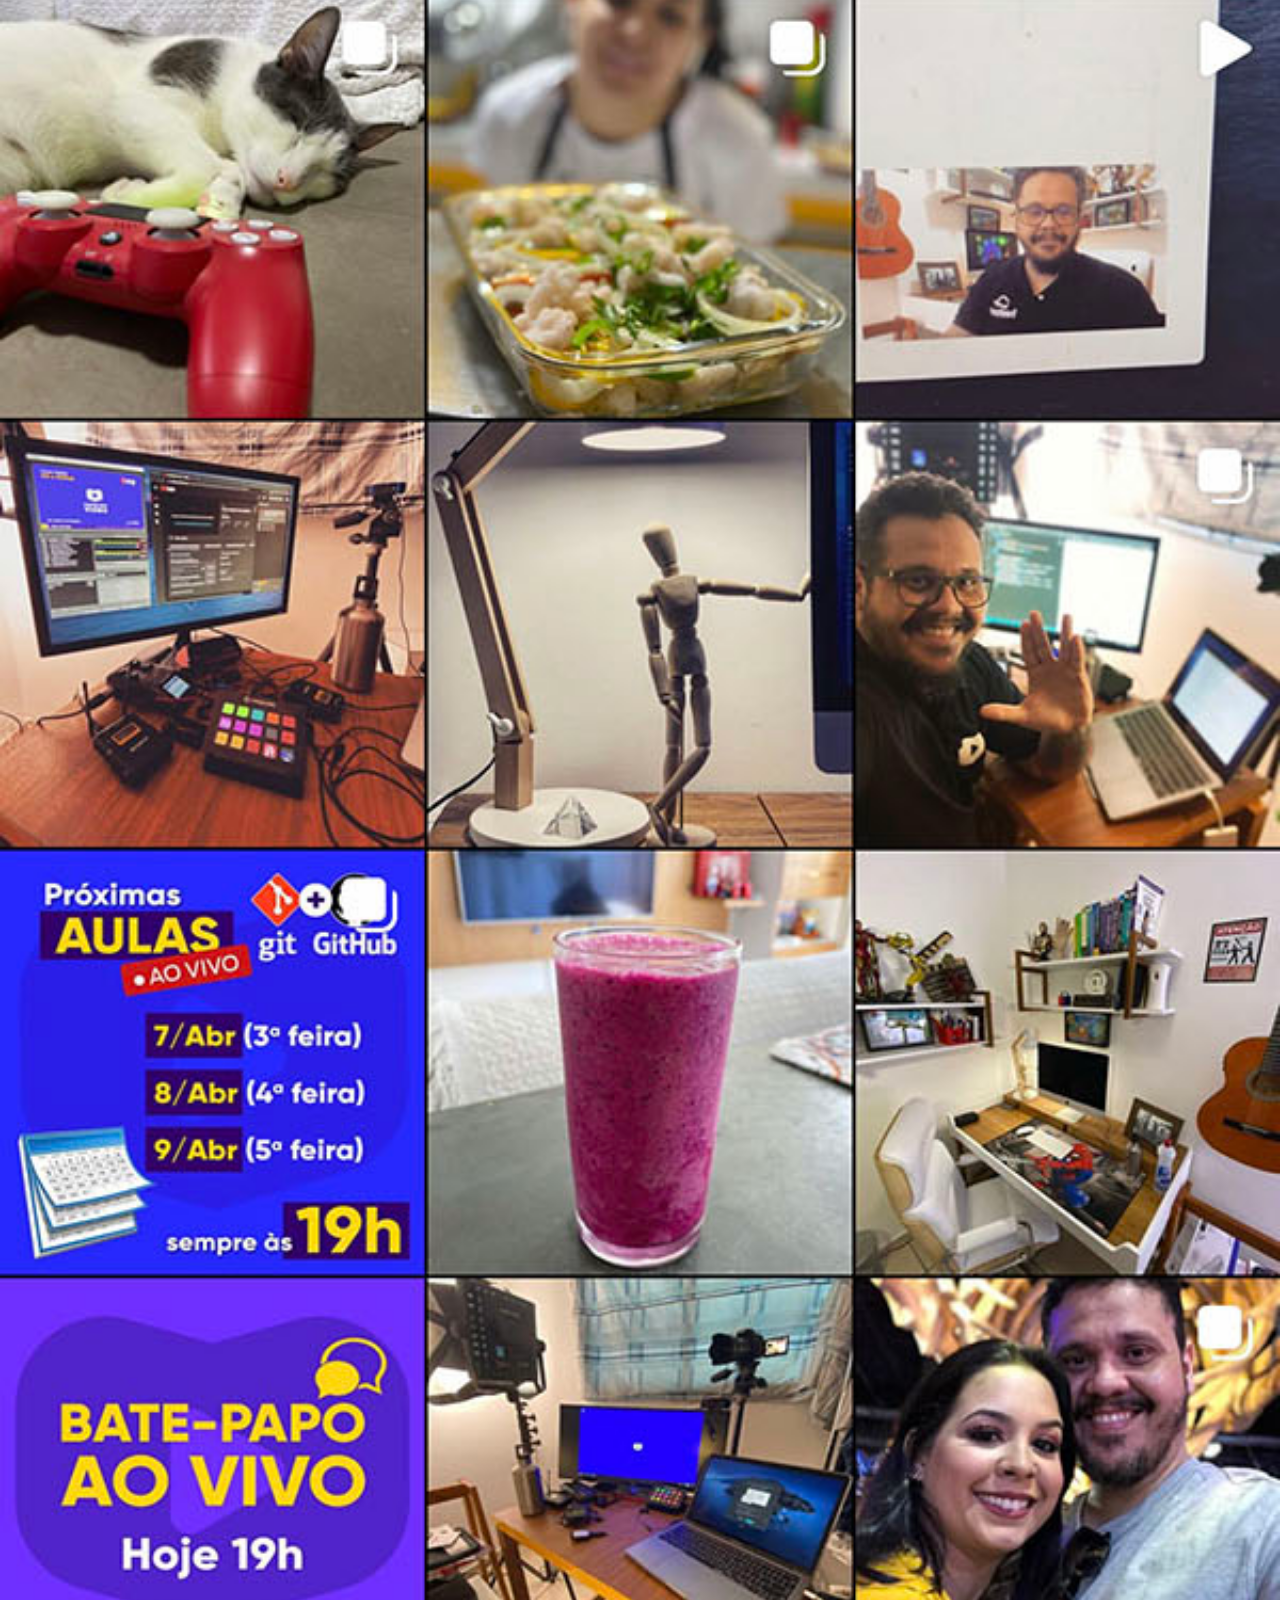
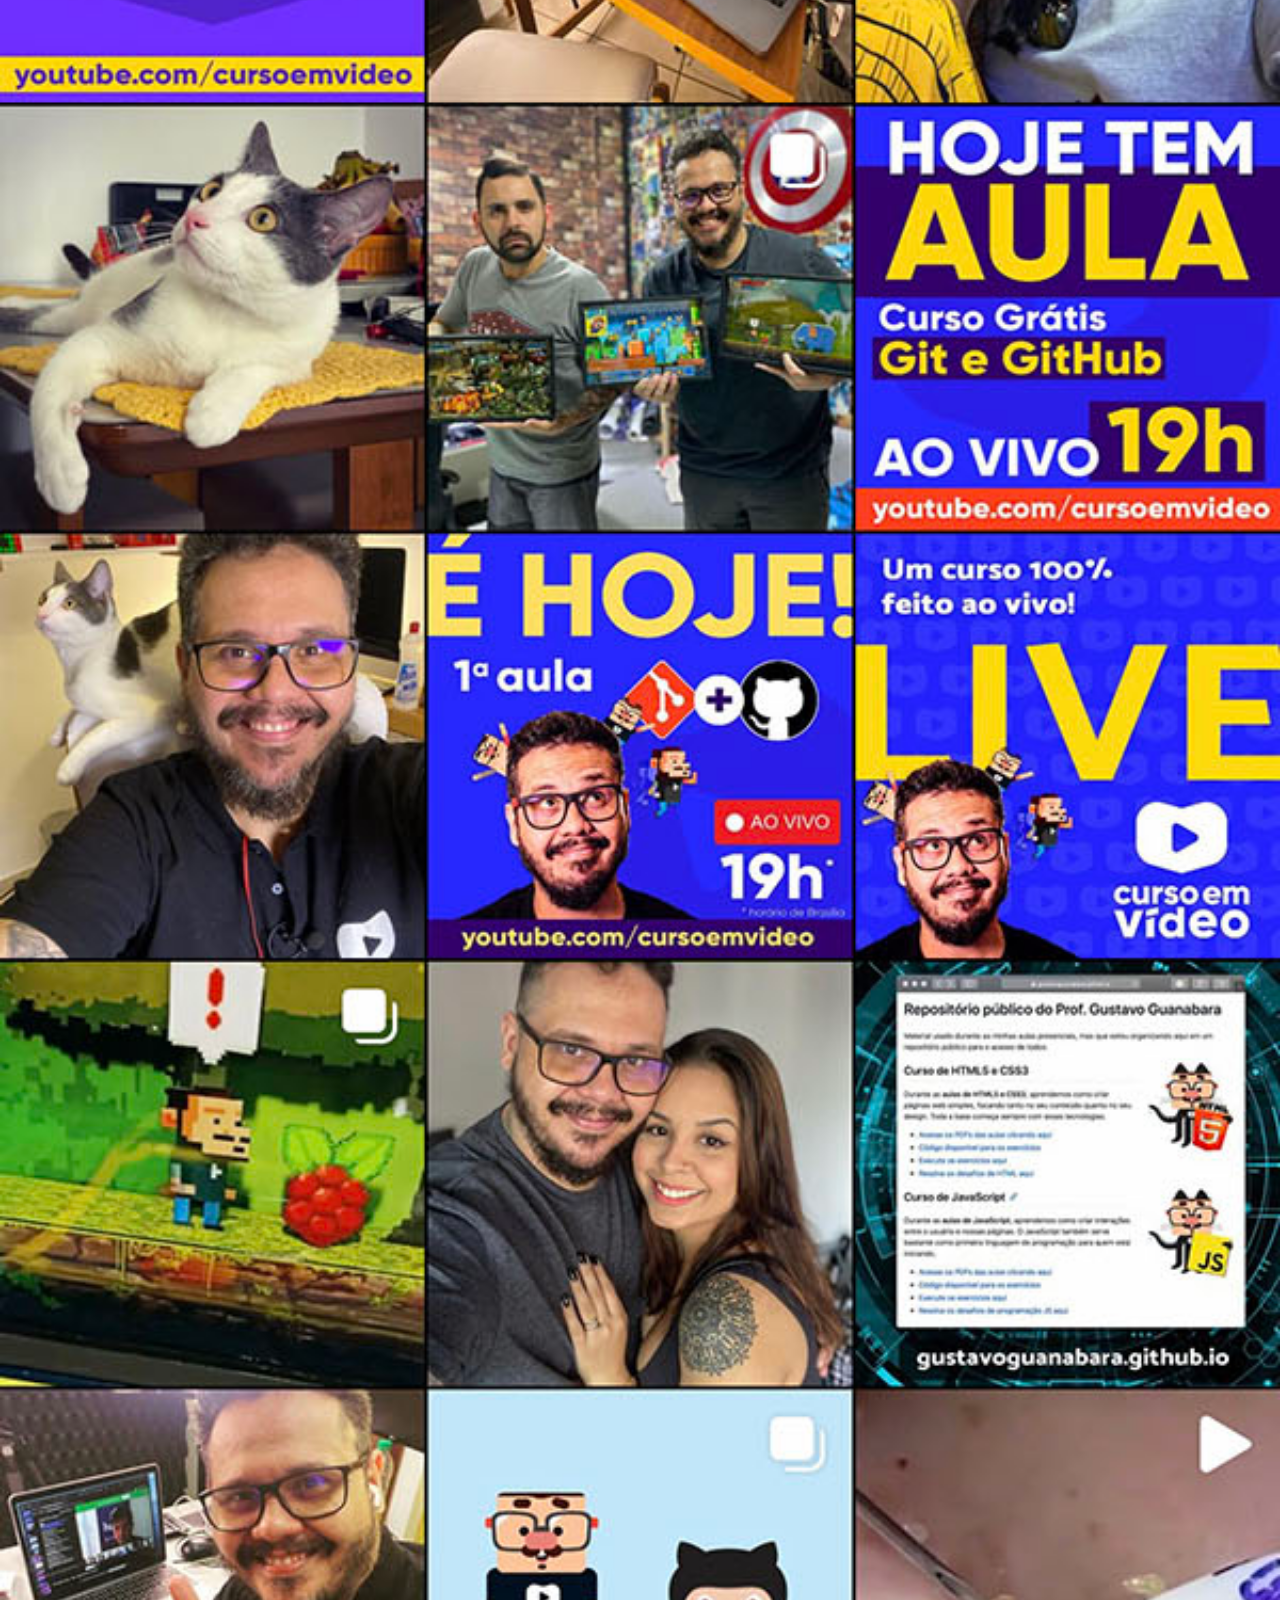
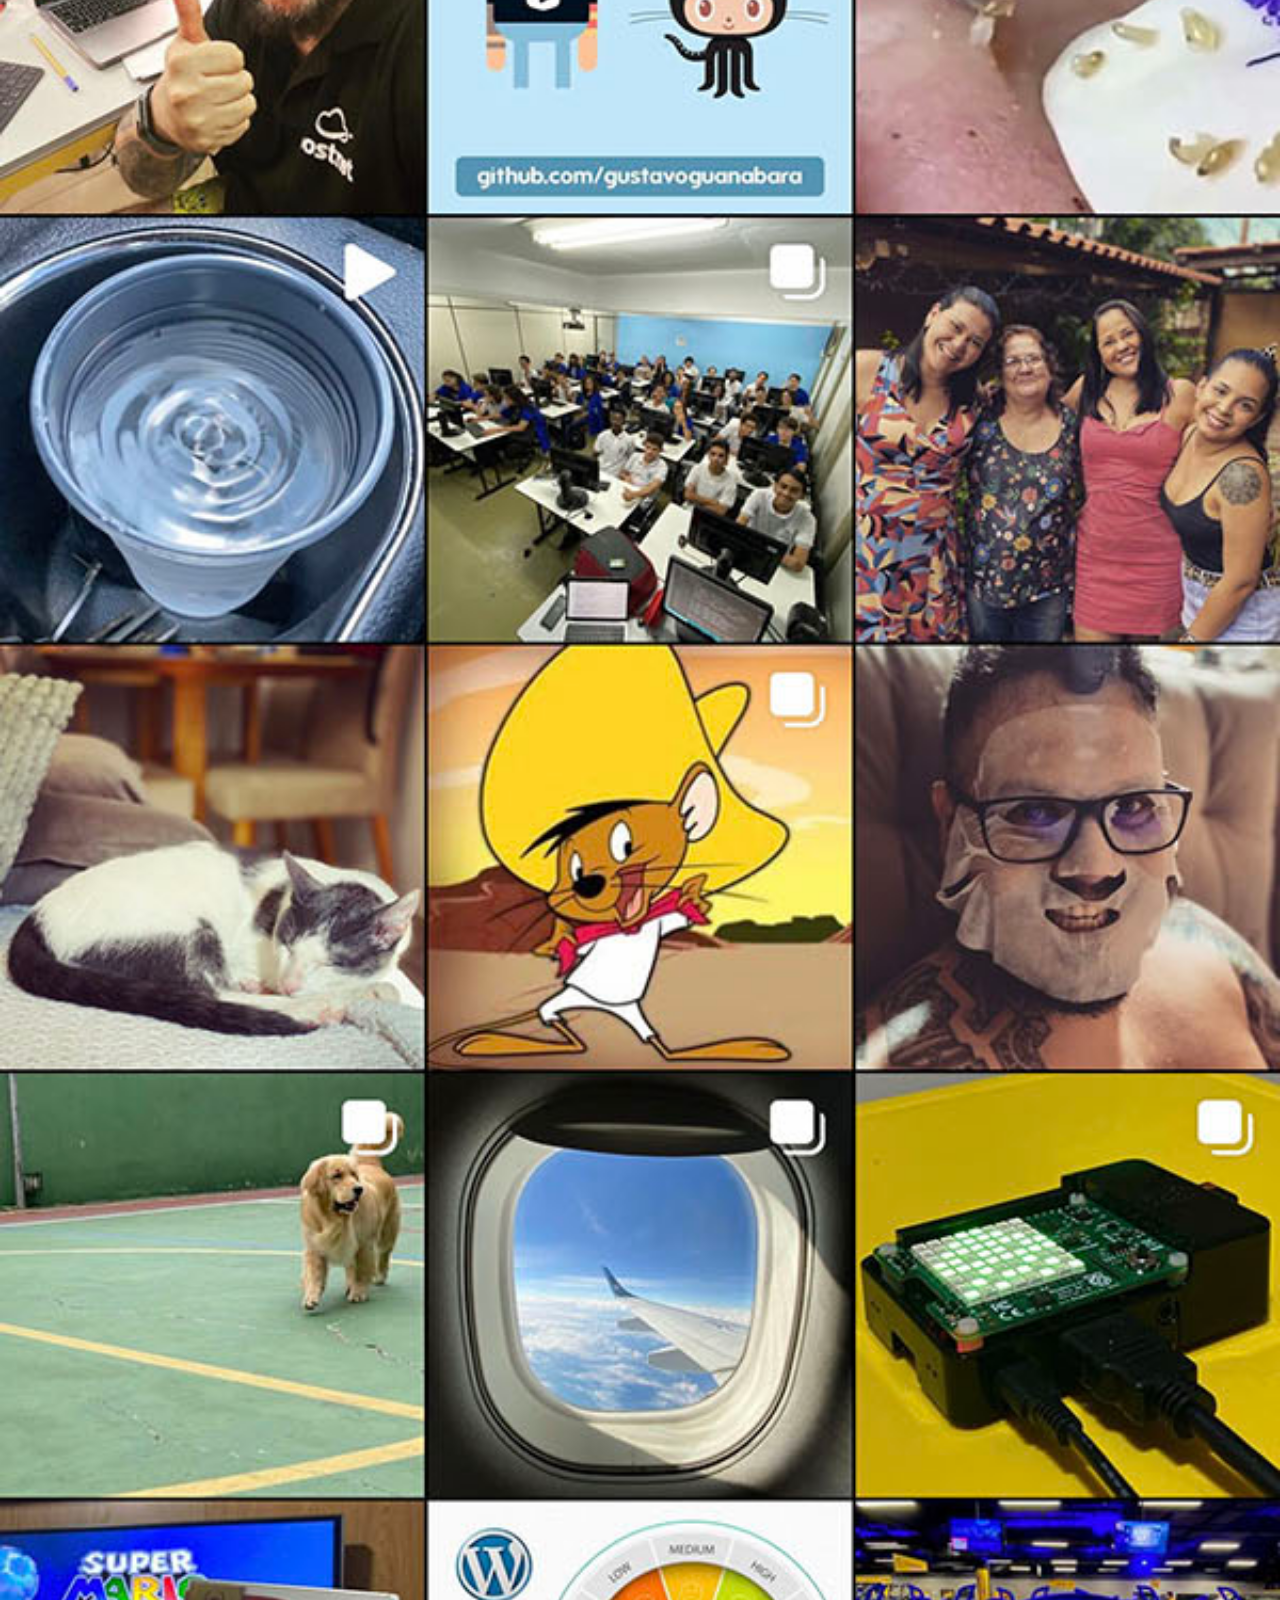
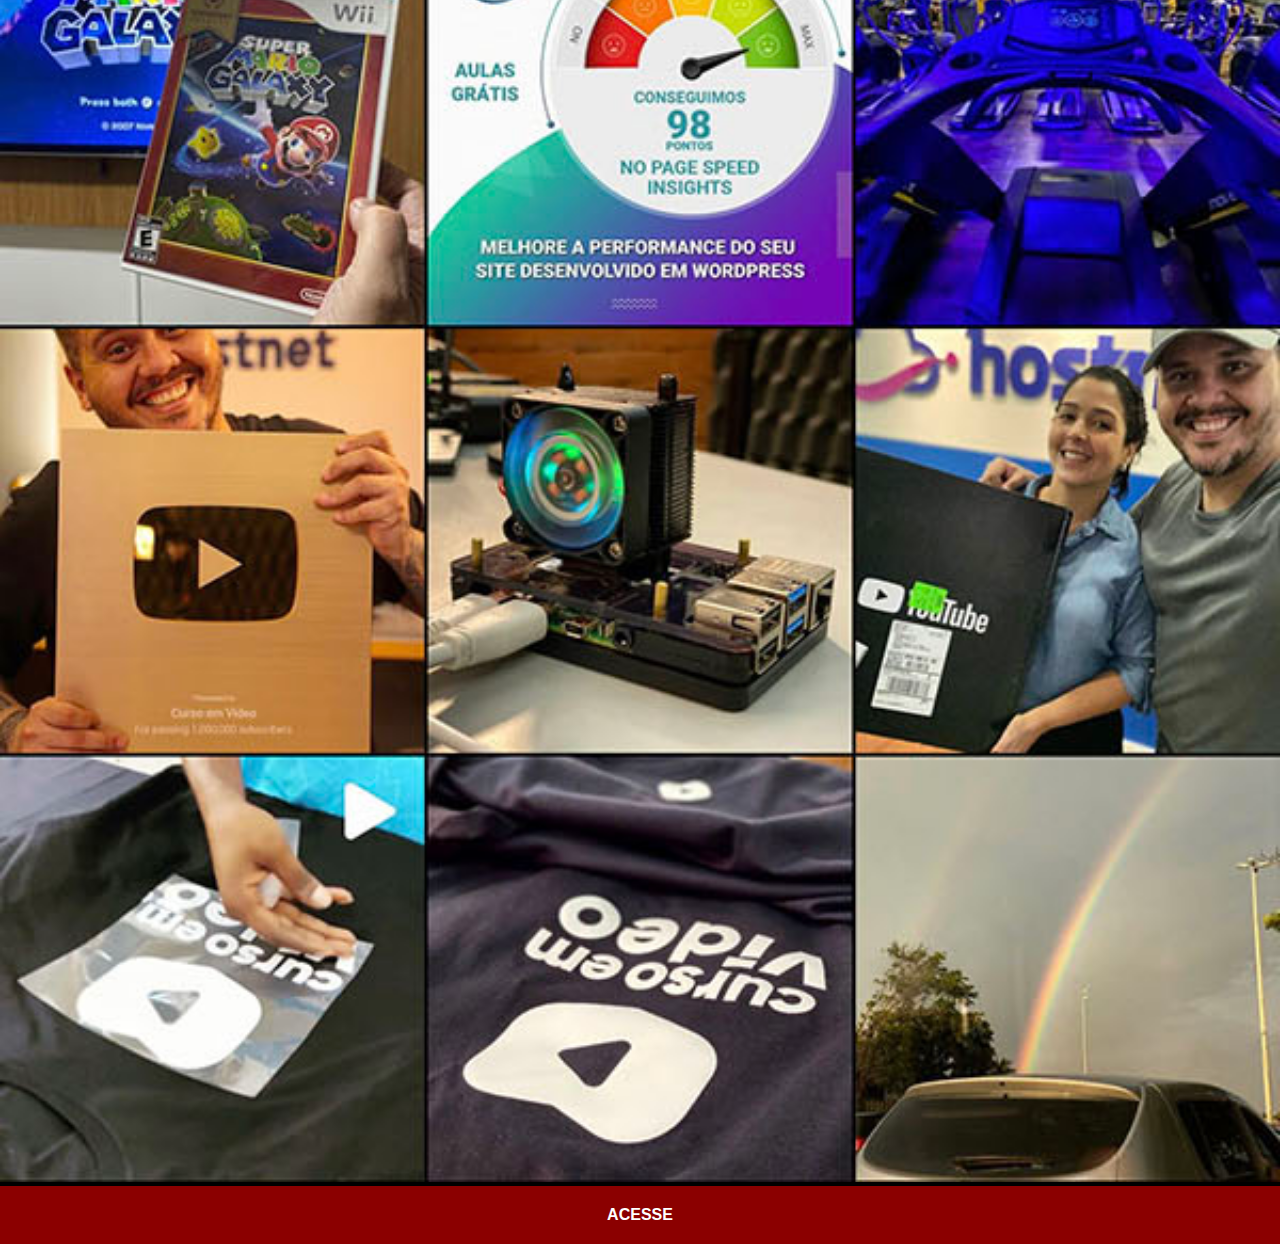
<file: instagram.html>
<!DOCTYPE html>
<html lang="pt-br">
<head>
    <meta charset="UTF-8">
    <meta http-equiv="X-UA-Compatible" content="IE=edge">
    <meta name="viewport" content="width=device-width, initial-scale=1.0">
    <title>Tela do instagram</title>
    <link rel="stylesheet" href="estilo/social.css">
</head>
<body>
    <img src="imagens/tela-instagram.jpg" alt="">
    <a href="https://www.instagram.com/gustavoguanabara/" target="_blank">ACESSE</a>
</body>
</html>
</file>
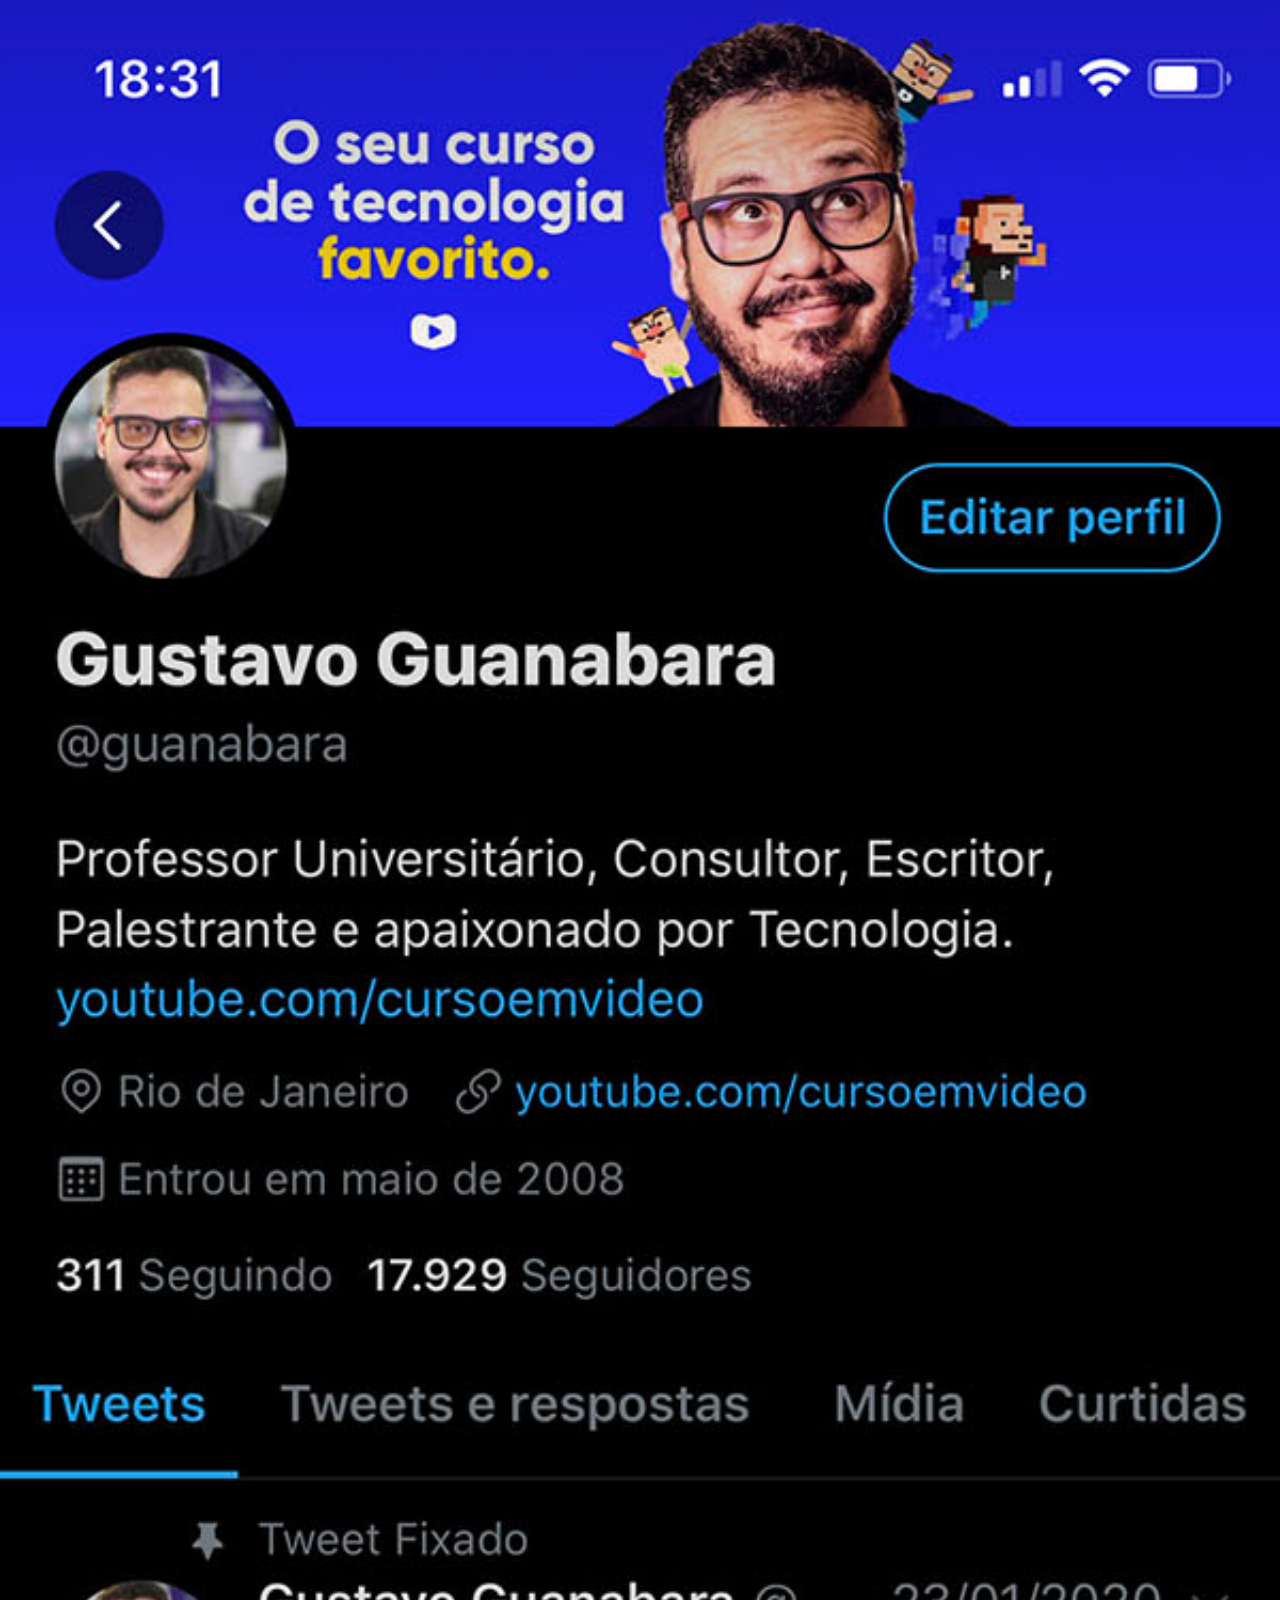
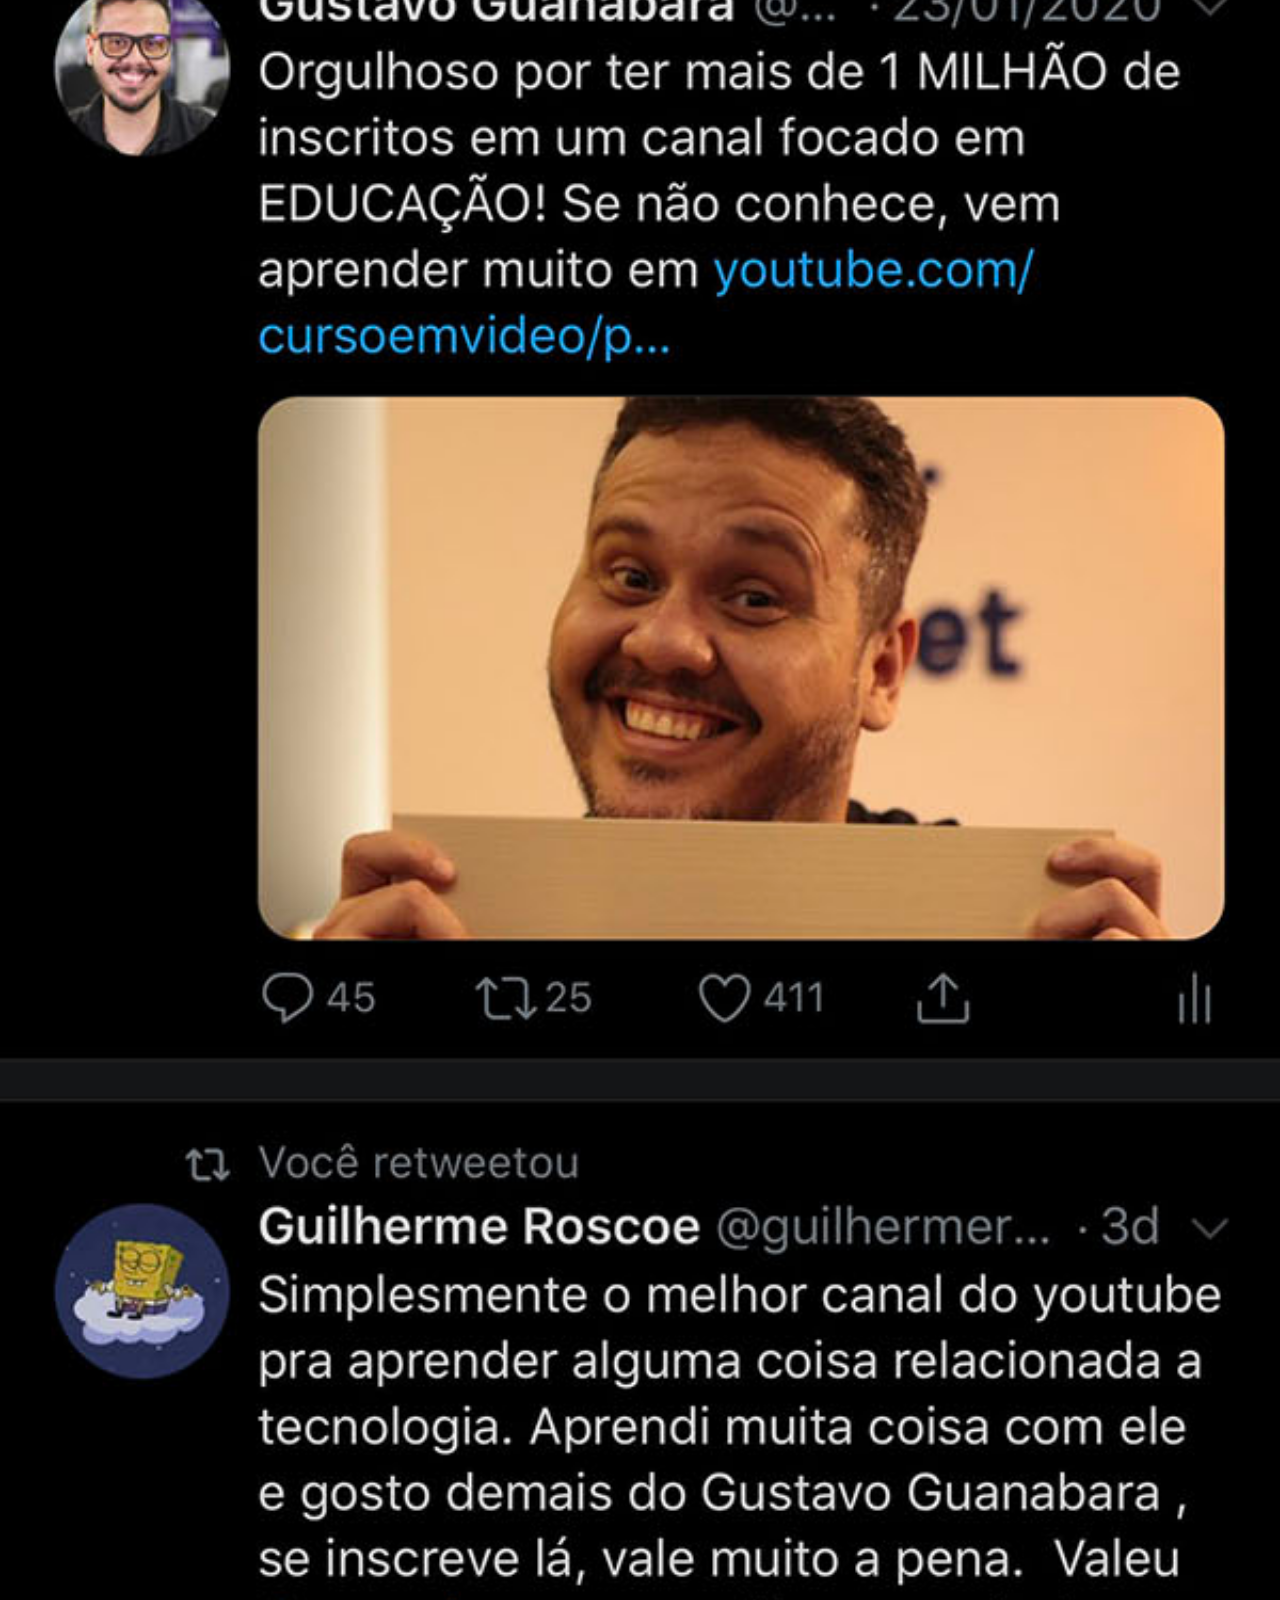
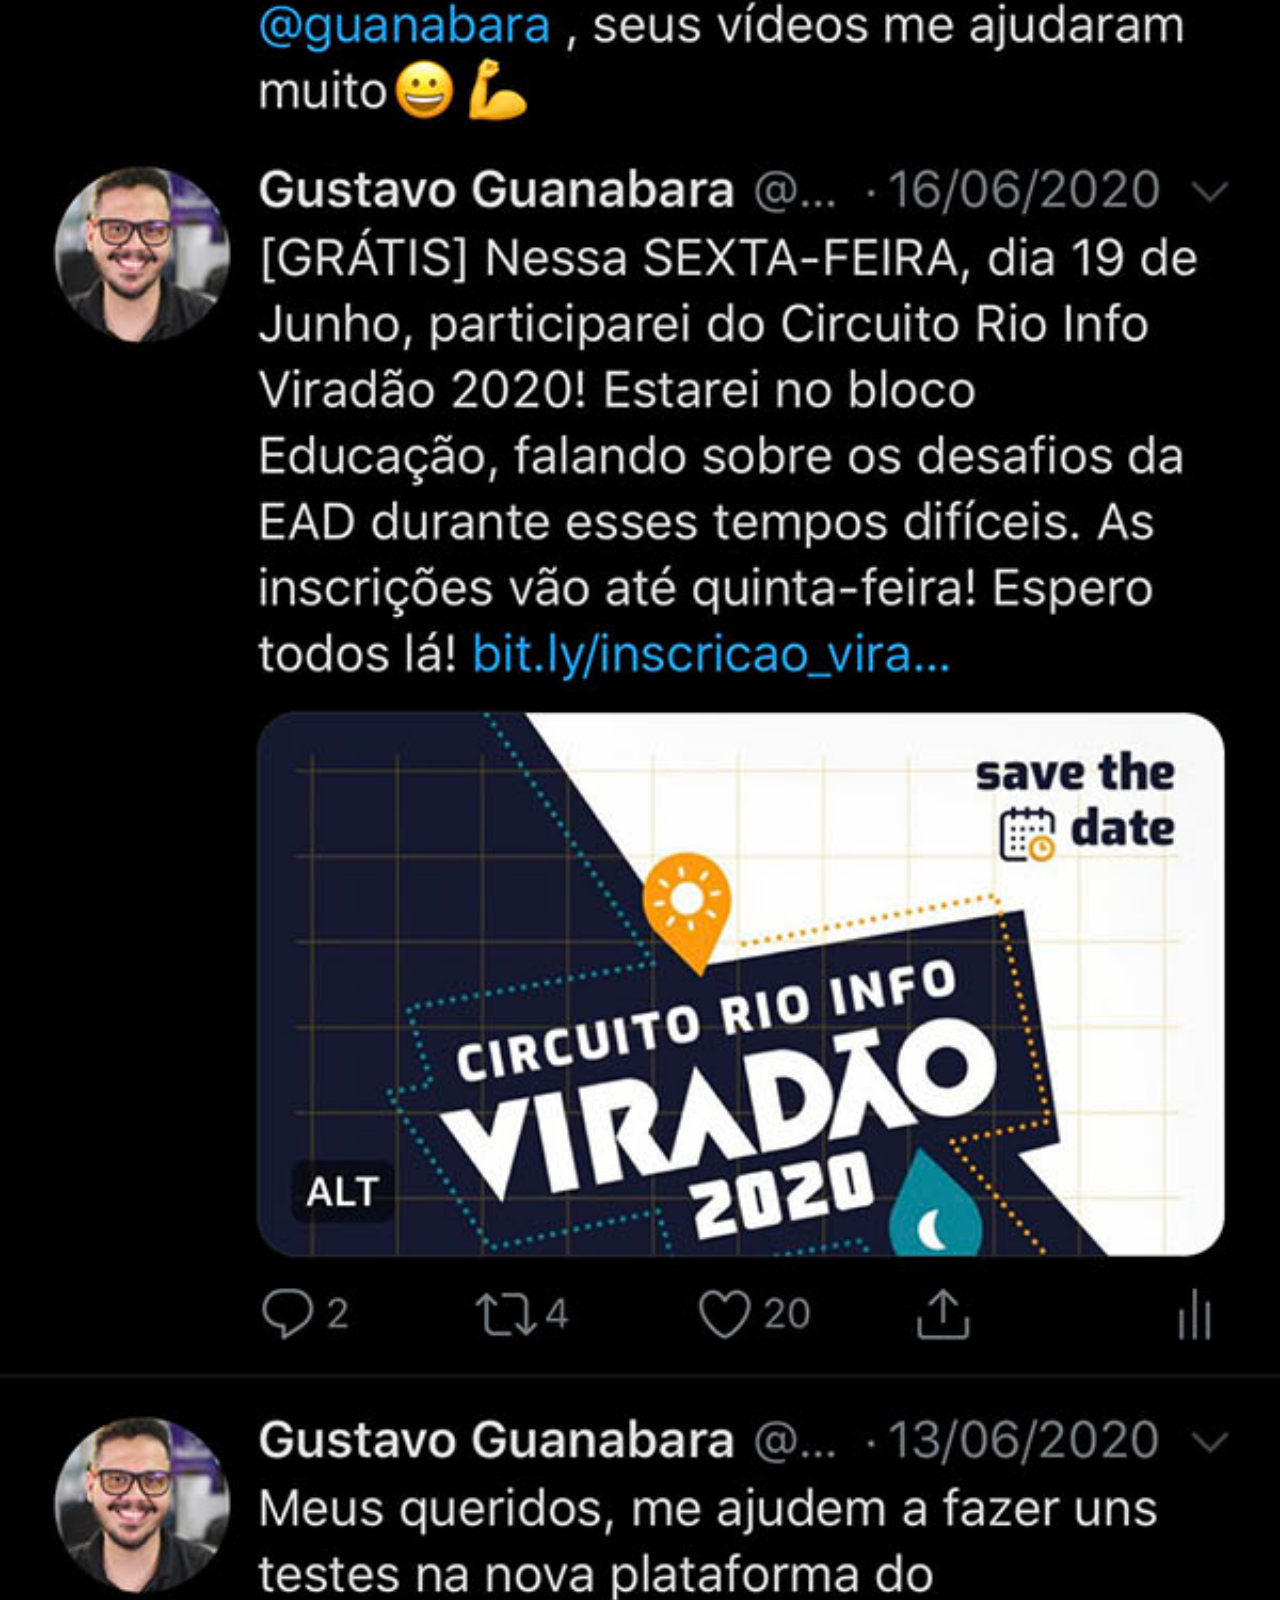
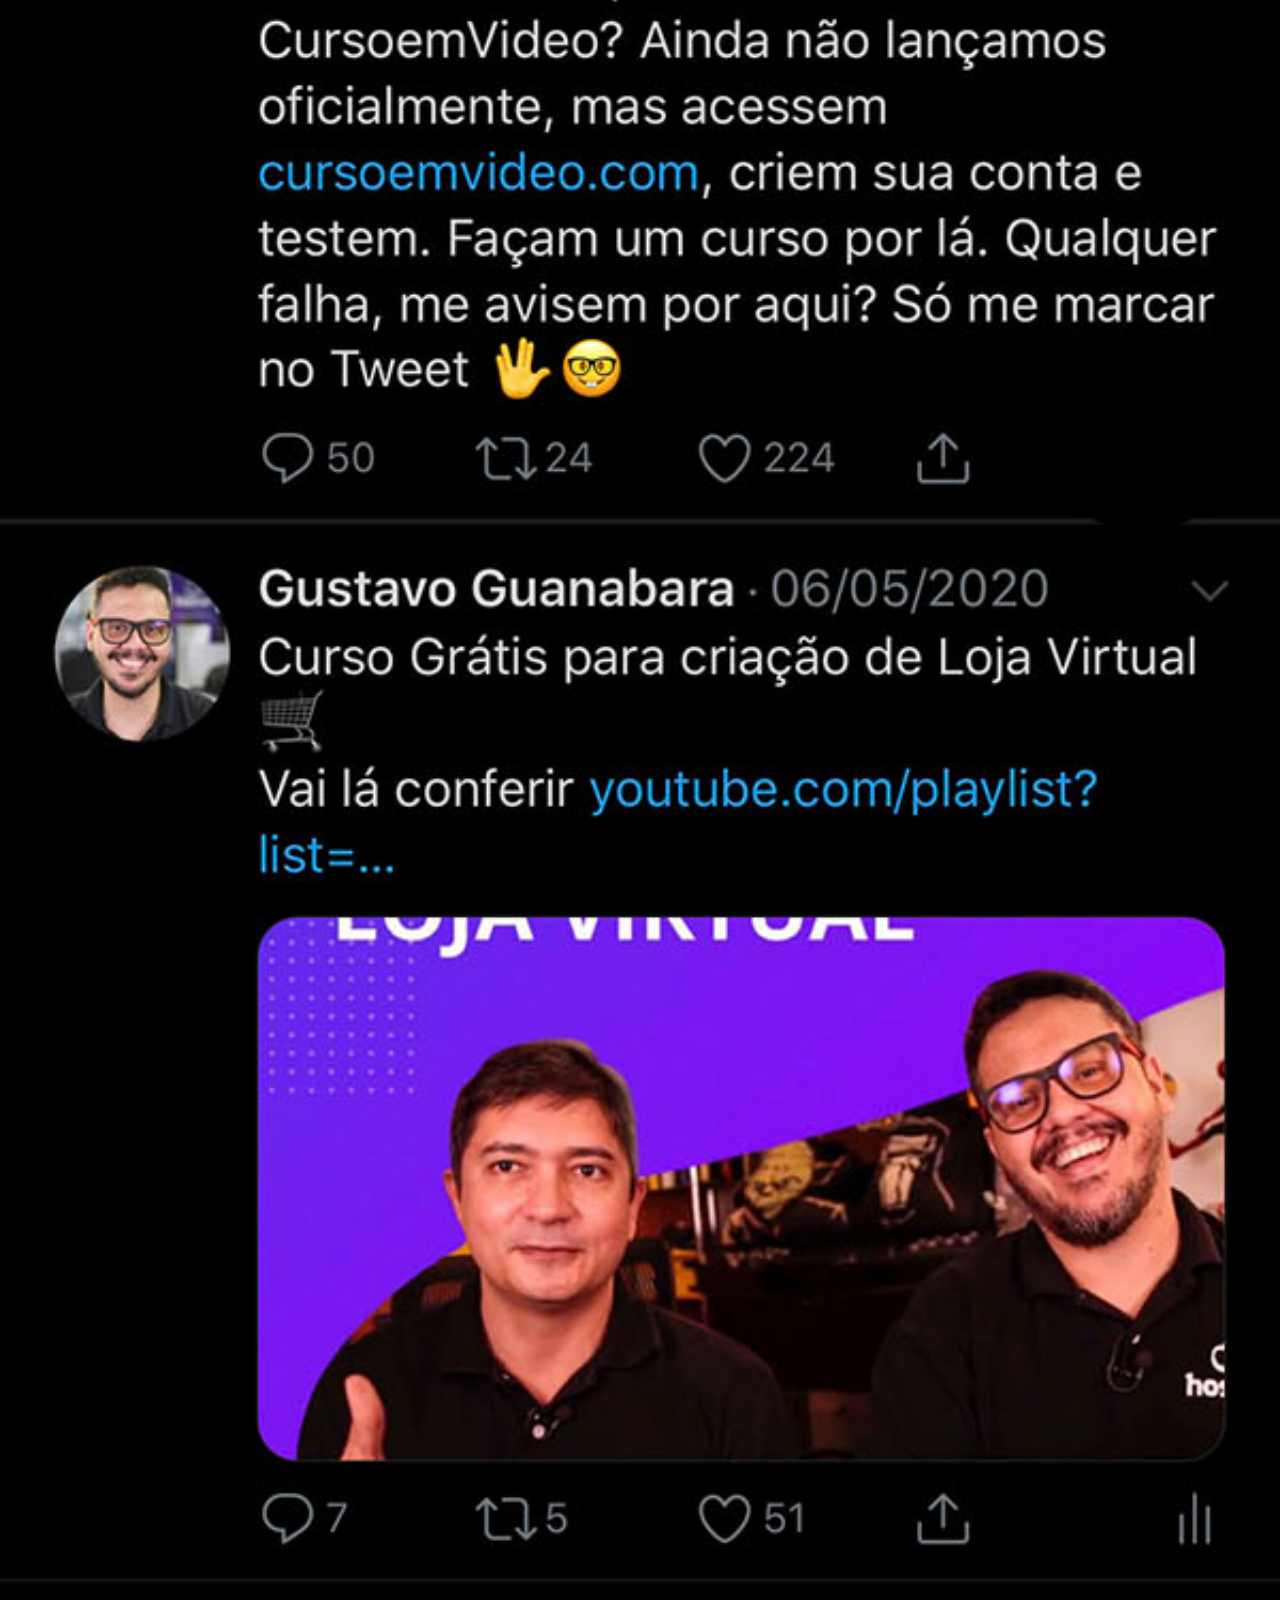
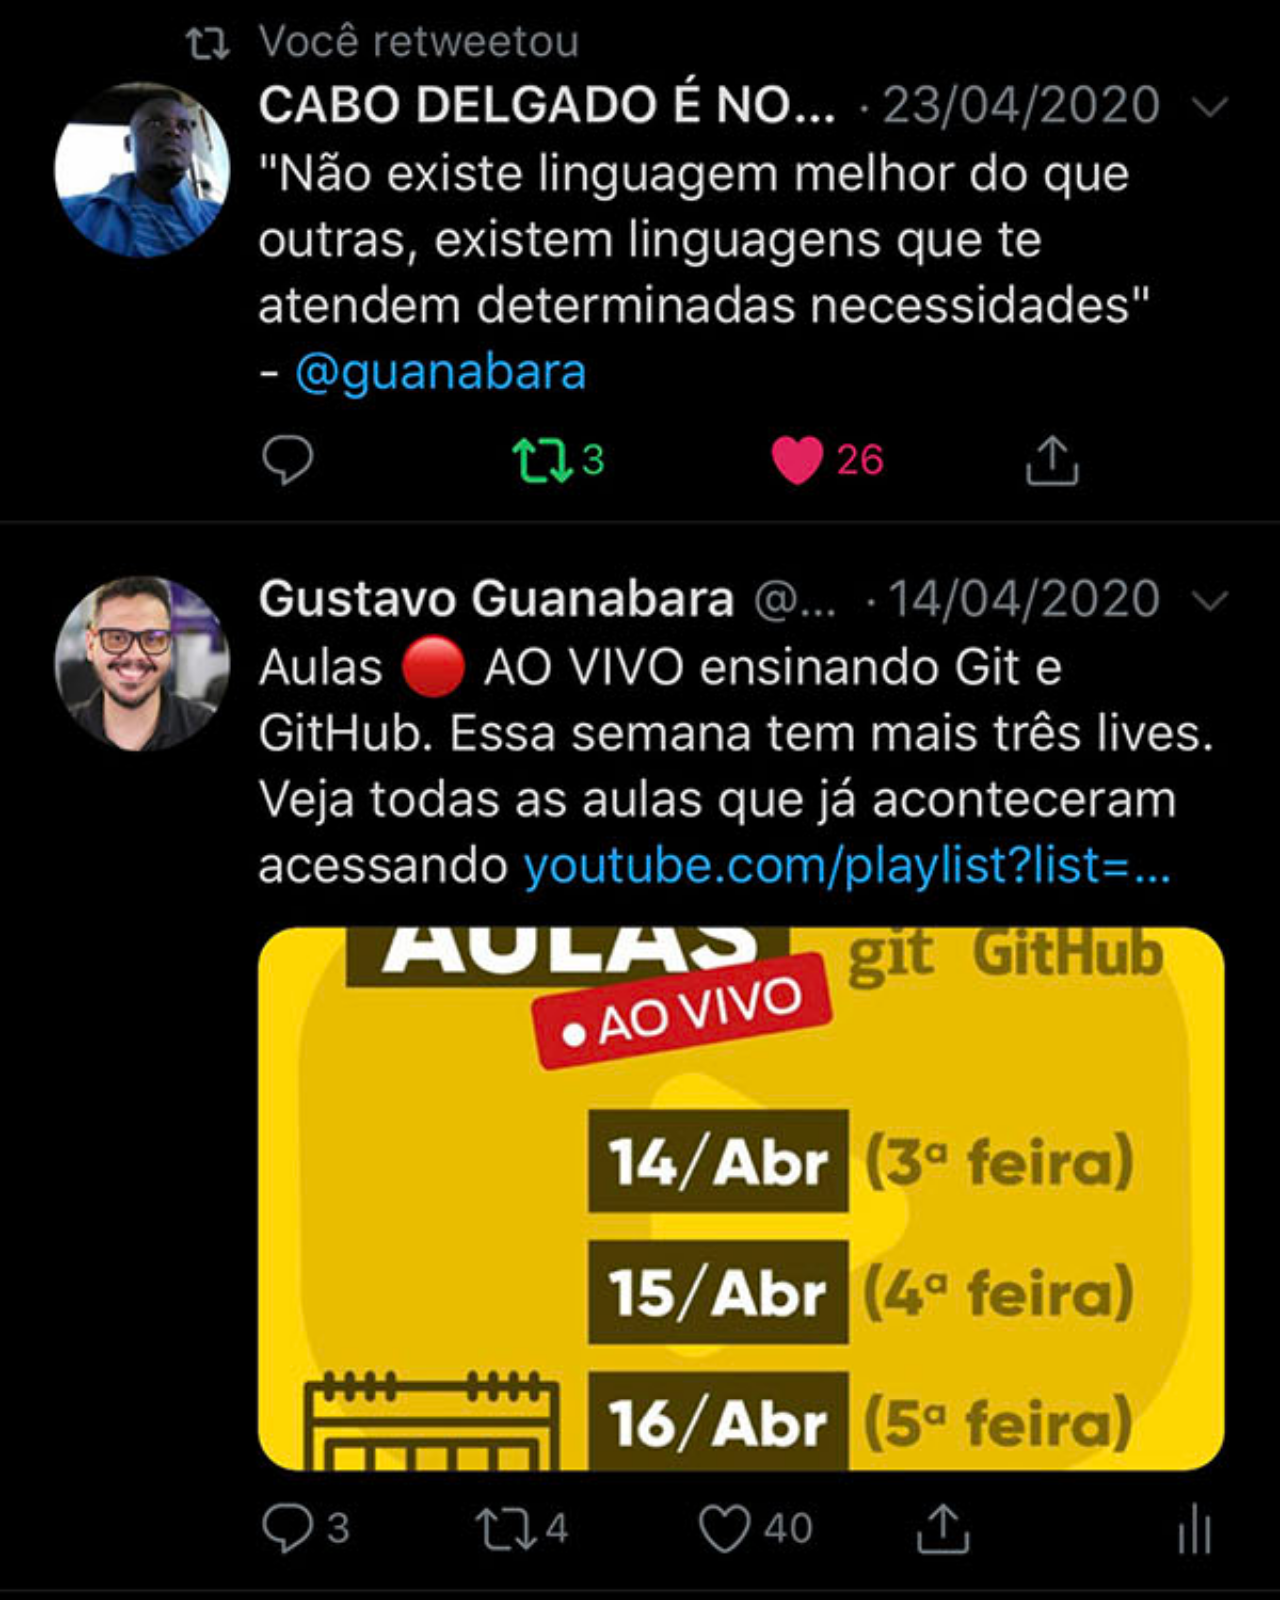
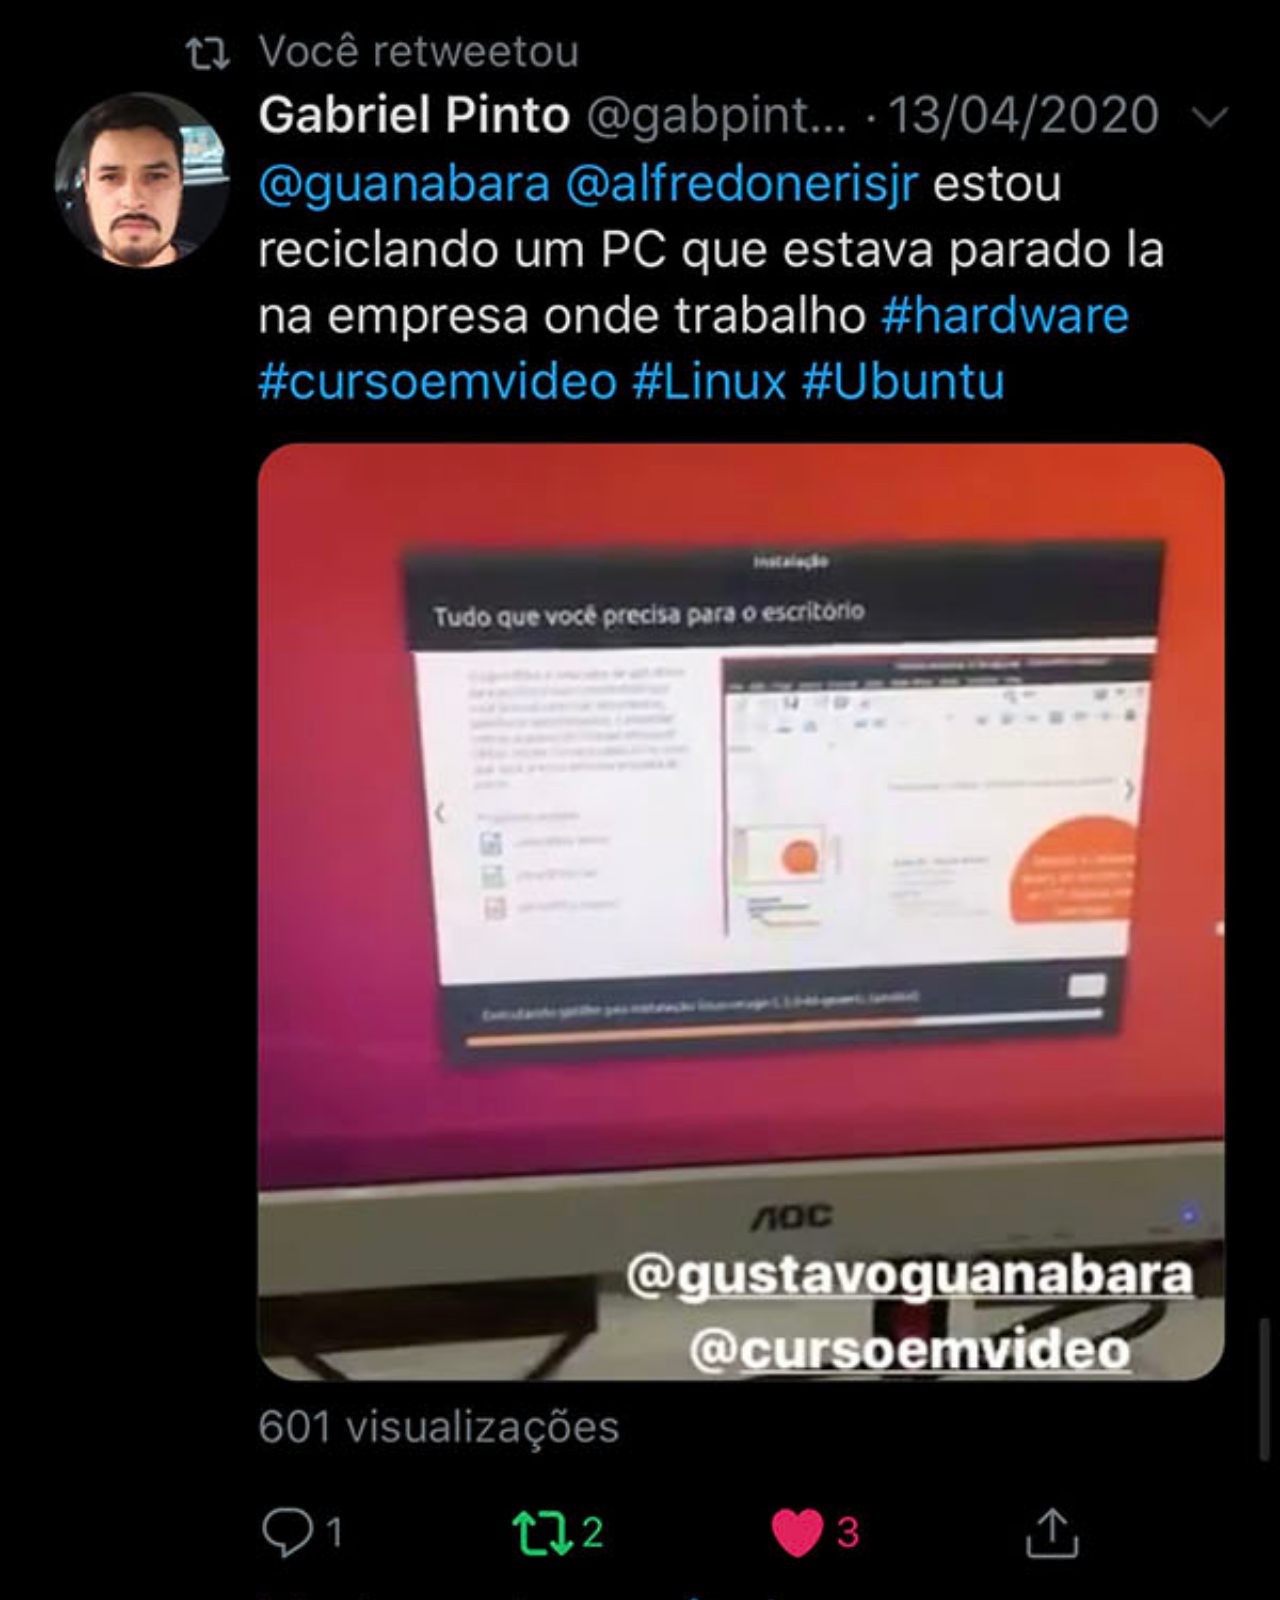
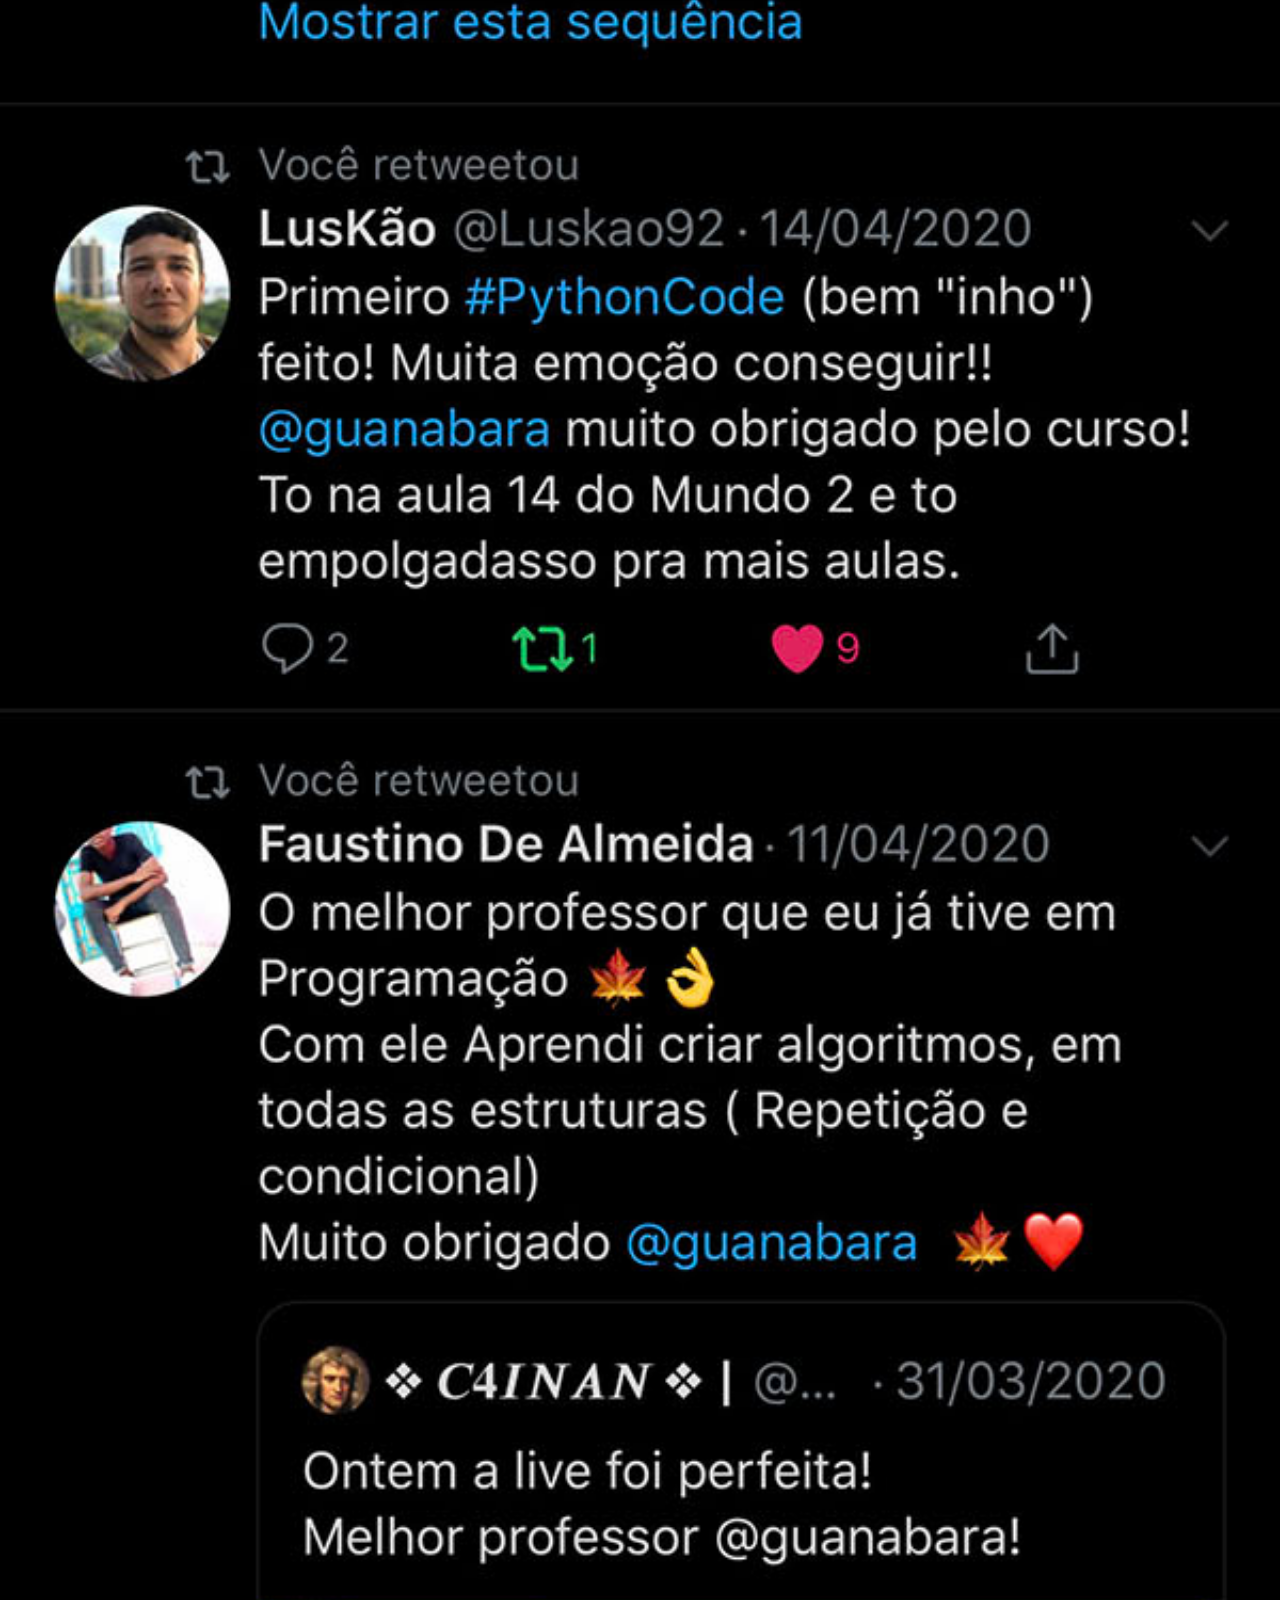
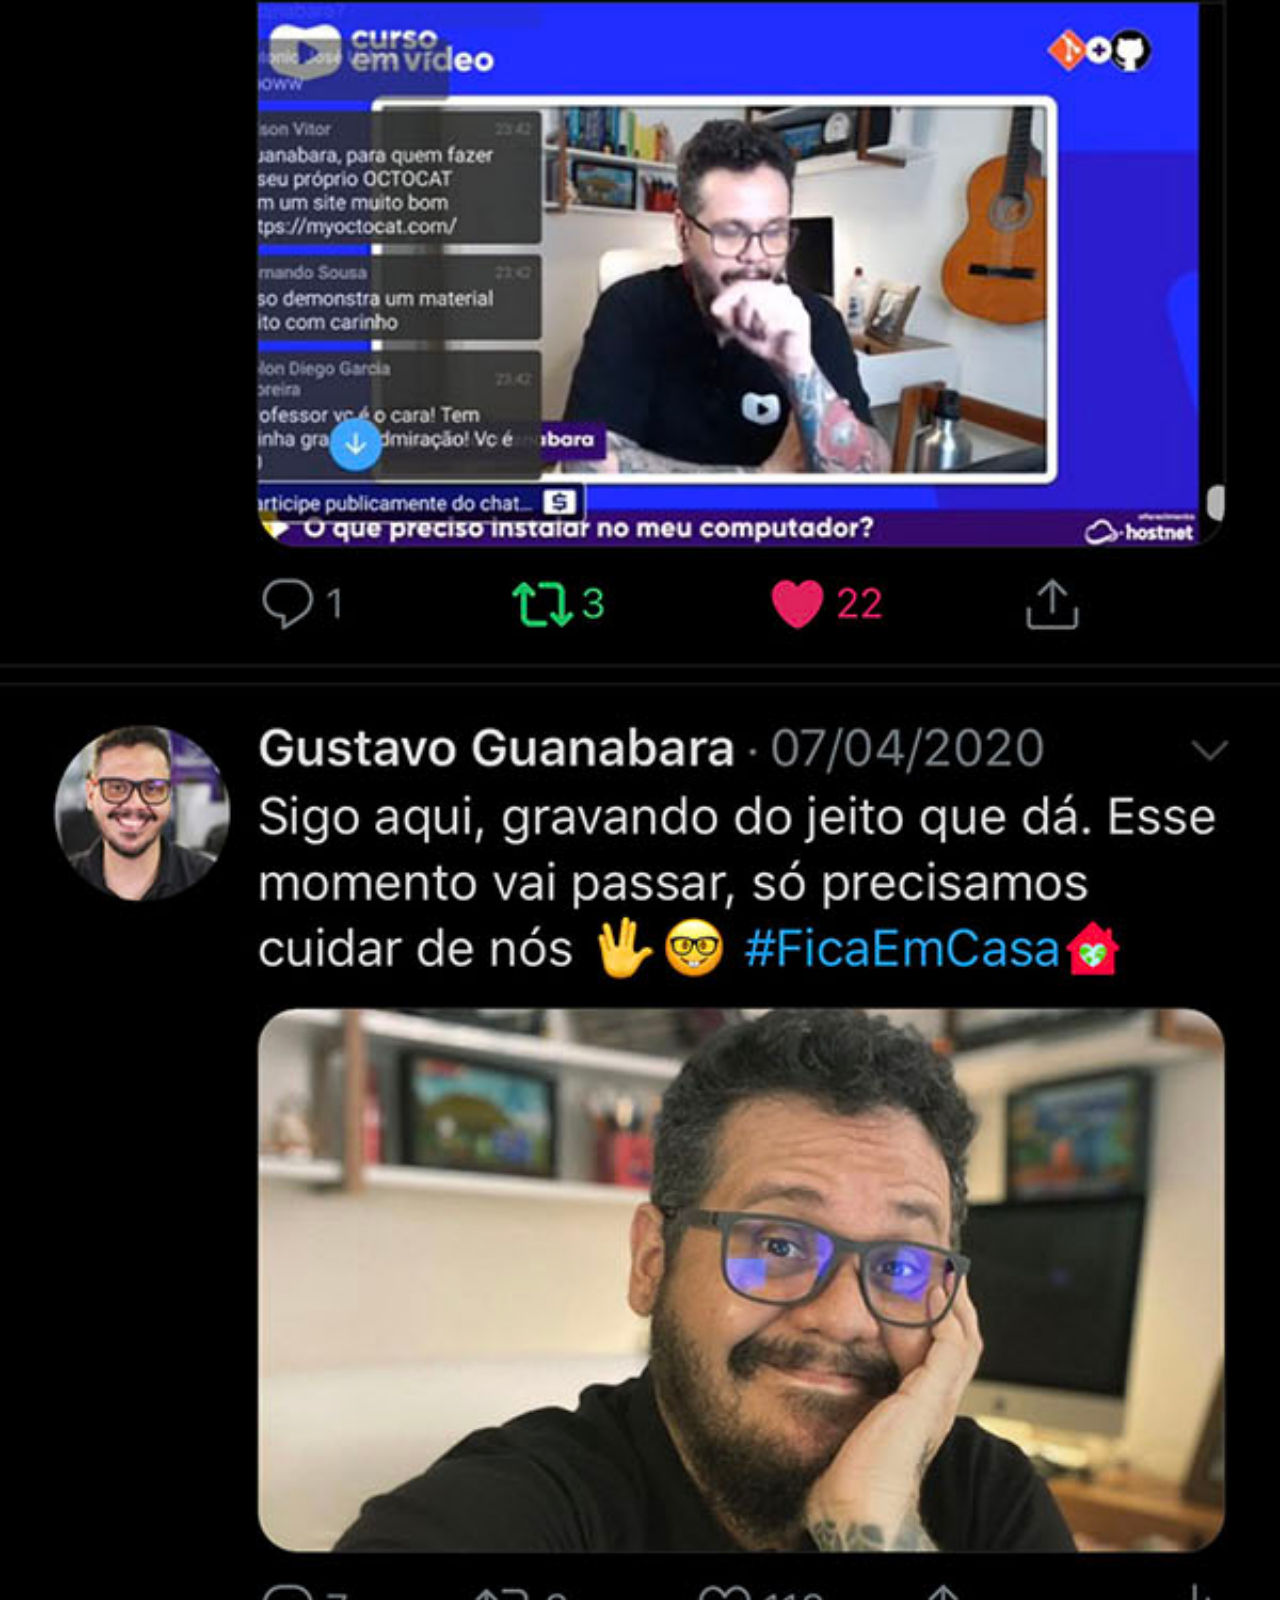
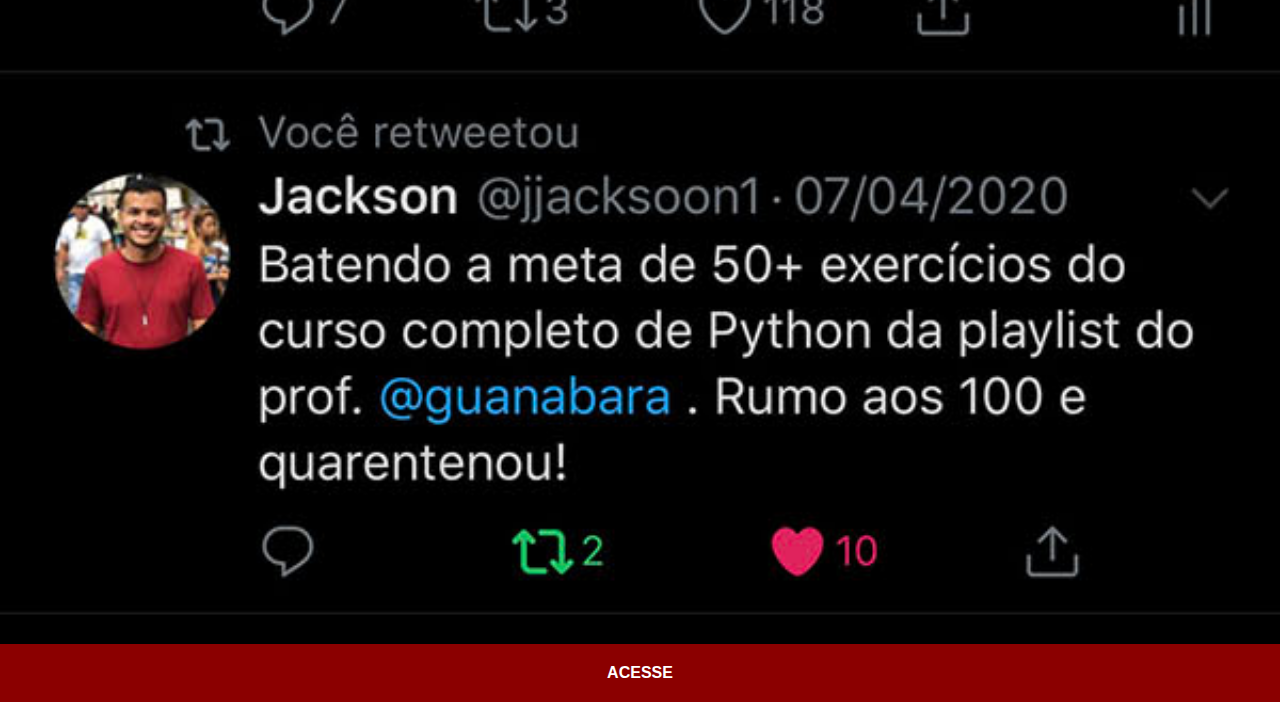
<file: twitter.html>
<!DOCTYPE html>
<html lang="pt-br">
<head>
    <meta charset="UTF-8">
    <meta http-equiv="X-UA-Compatible" content="IE=edge">
    <meta name="viewport" content="width=device-width, initial-scale=1.0">
    <title>Tela do twitter</title>
    <link rel="stylesheet" href="estilo/social.css">
</head>
<body>
    <img src="imagens/tela-twitter.jpg" alt="">
    <a href="https://twitter.com/guanabara/" target="_blank">ACESSE</a>
</body>
</html>
</file>
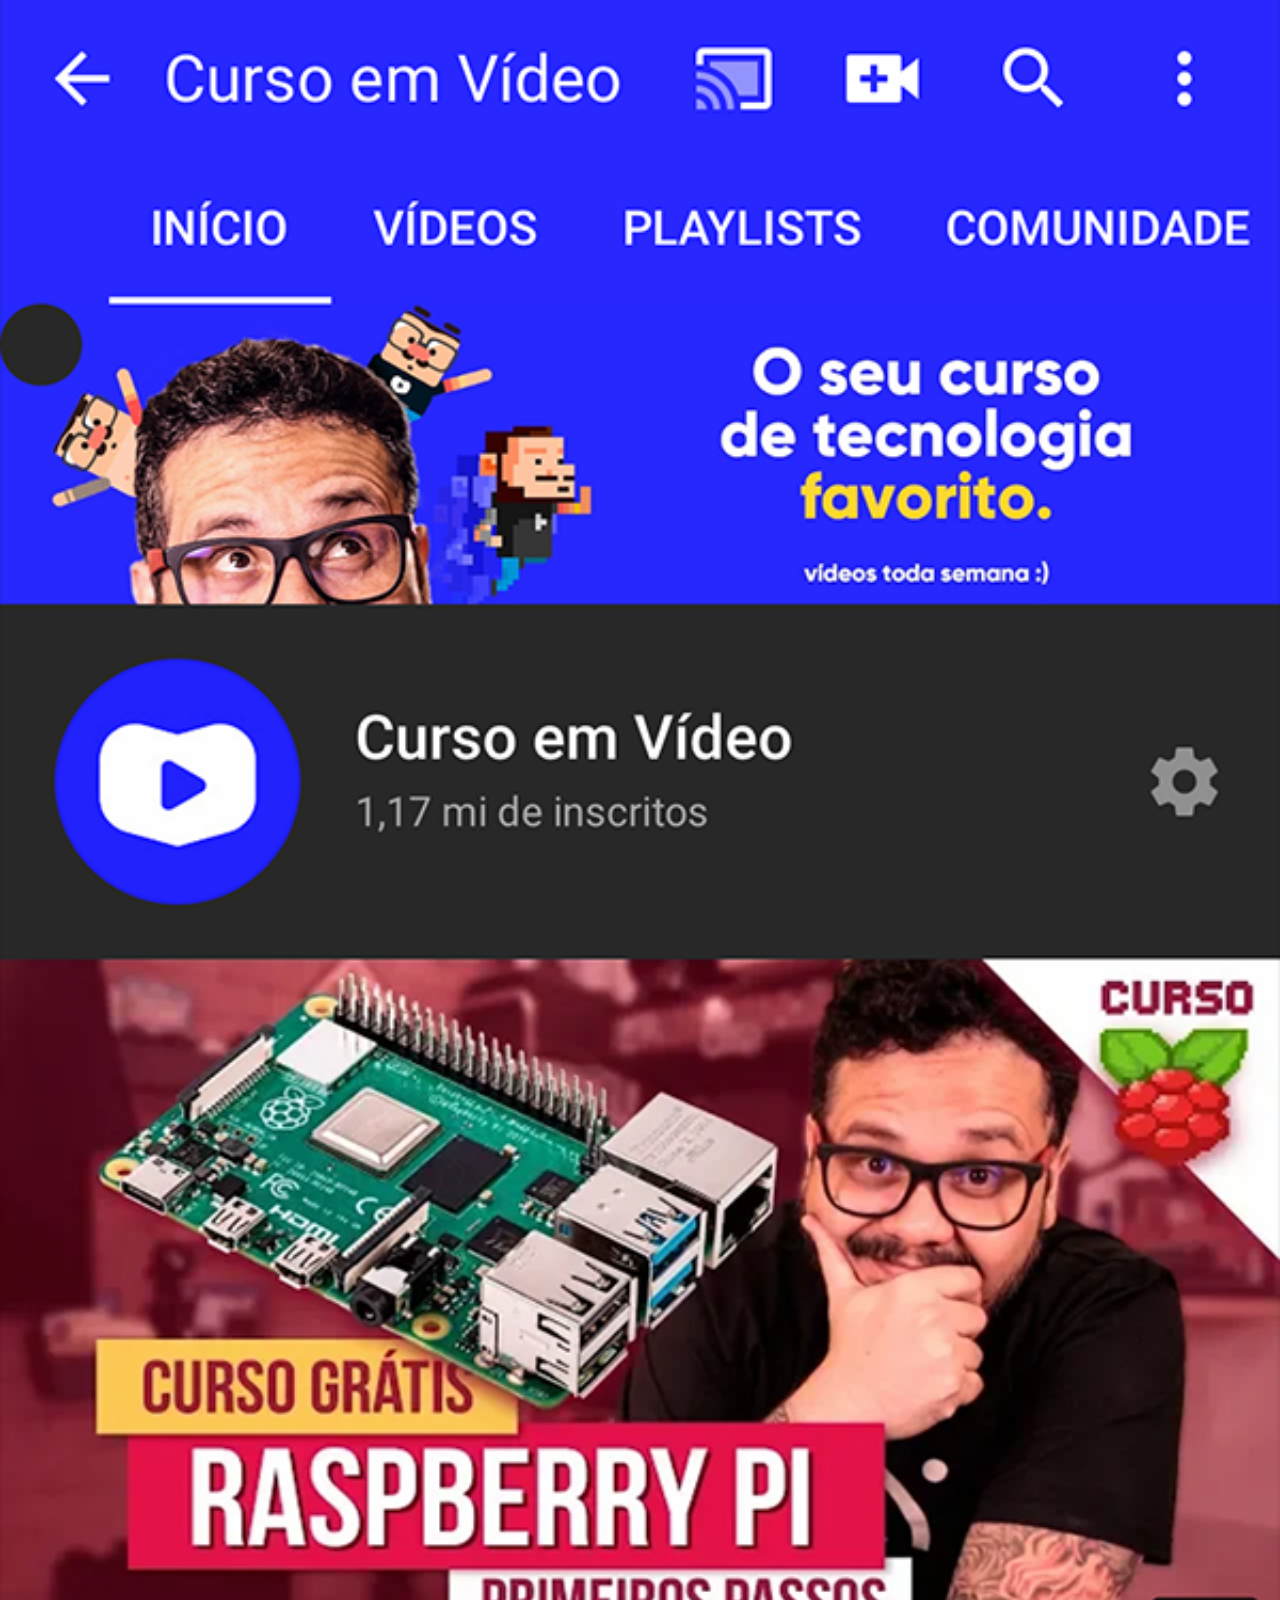
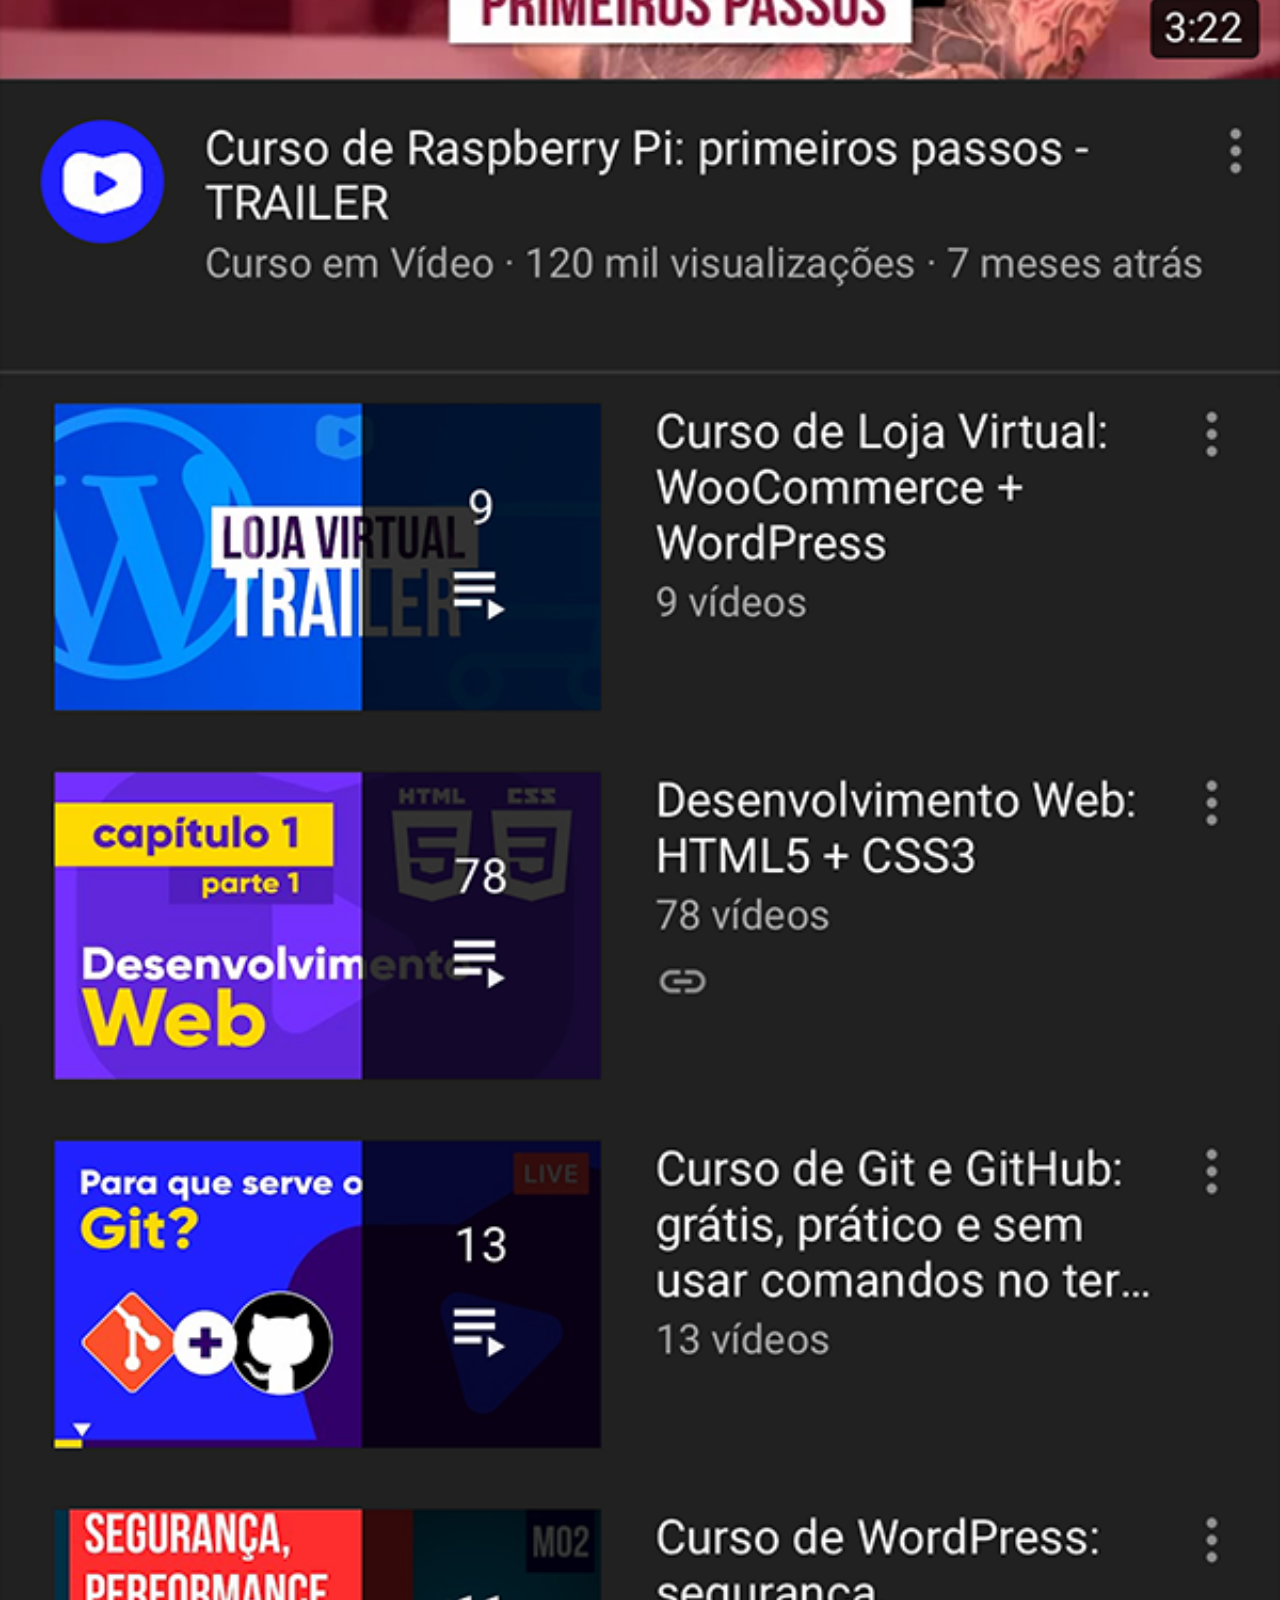
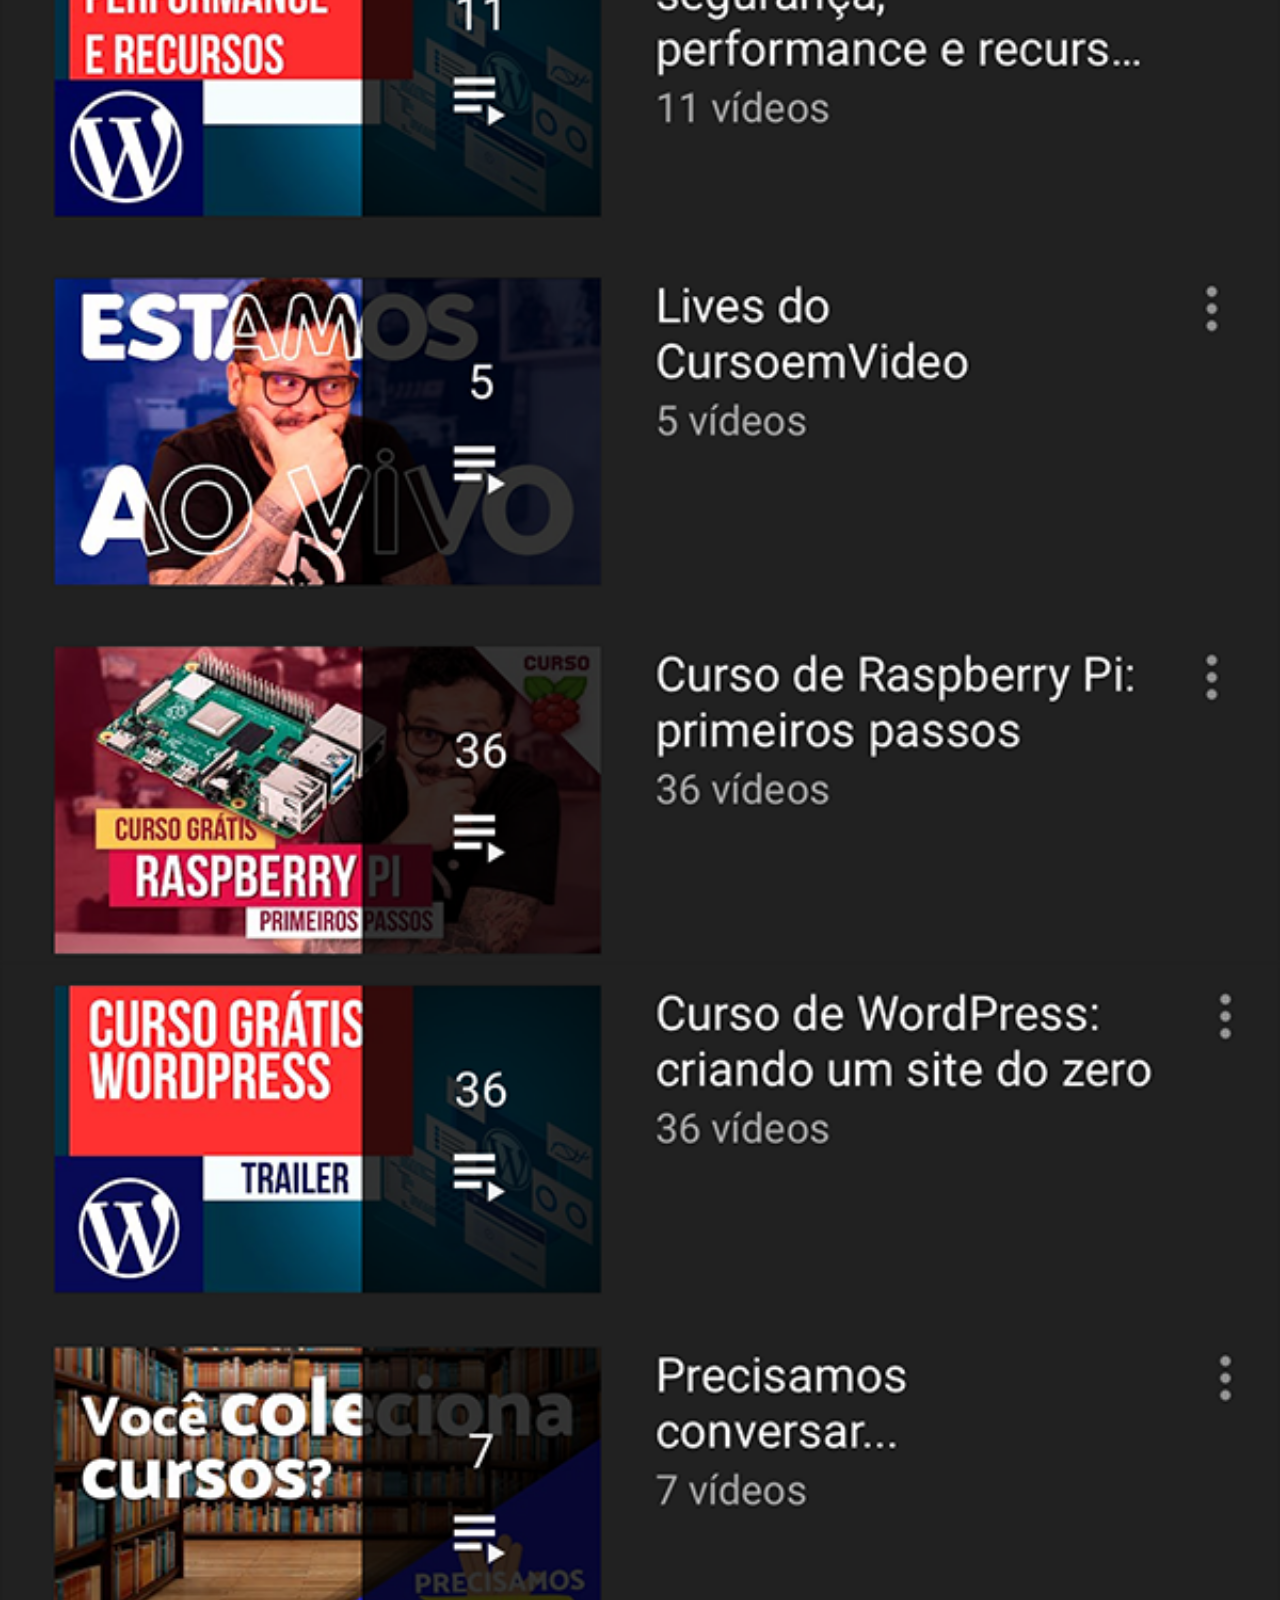
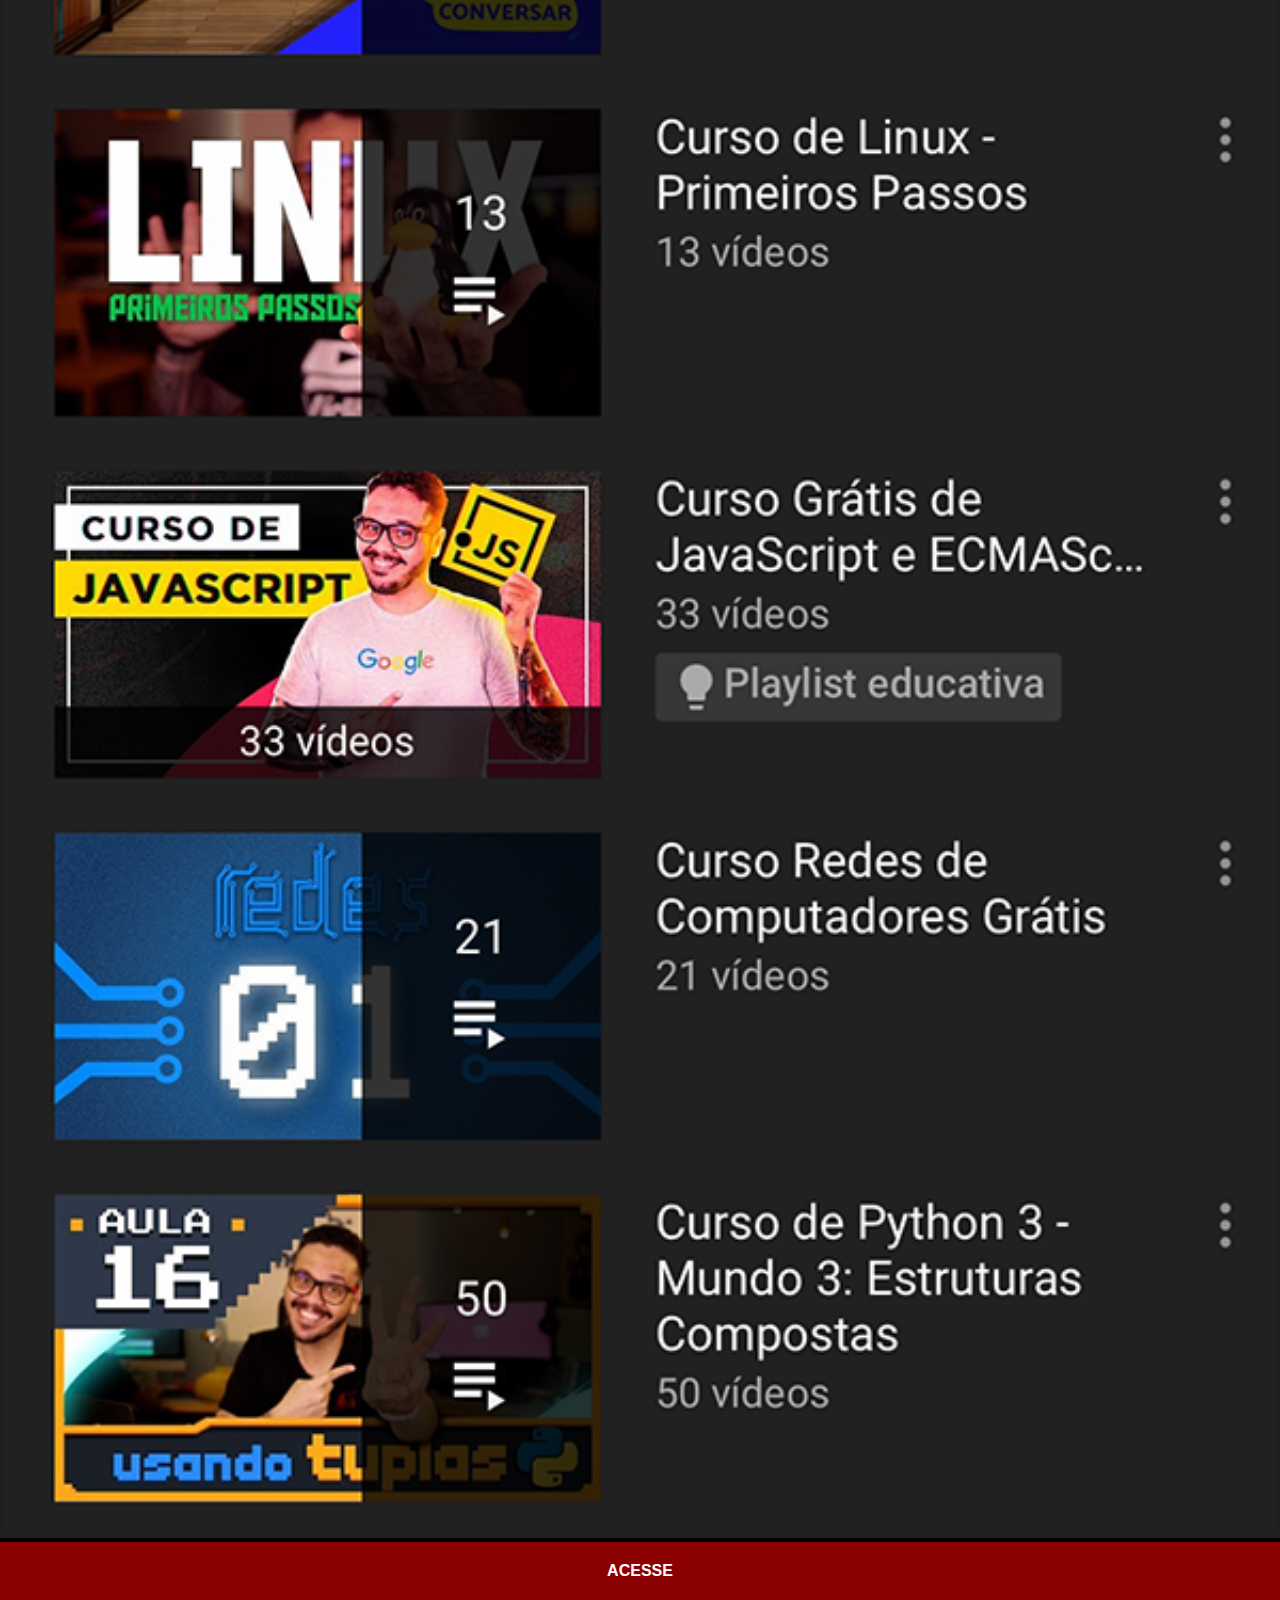
<file: youtube.html>
<!DOCTYPE html>
<html lang="pt-br">
<head>
    <meta charset="UTF-8">
    <meta http-equiv="X-UA-Compatible" content="IE=edge">
    <meta name="viewport" content="width=device-width, initial-scale=1.0">
    <title>Tela do youtube</title>
    <link rel="stylesheet" href="estilo/social.css">
</head>
<body>
    <img src="imagens/tela-youtube.png" alt="">
    <a href="https://www.youtube.com/user/cursosemvideo/playlists" target="_blank">ACESSE</a>
</body>
</html>
</file>
<file: estilo/style.css>
@charset "UTF-8";

*{
    margin: 0px;
    padding: 0px;
}
html, body{
    height: 100vh;
    width: 100vw;
}
body{
    background-color: lightgray;
}
main{
    background: url('../imagens/fundo-madeira.jpg') center top;
    background-size: cover;
    height: 100vh;
}
section#celular{
    width: 311px;
    height: 627px;
    background-image: url('../imagens/frame-iphone.png');
    position: absolute;
    top: 50%;
    left: 50%;
    transform: translate(-50%,-50%);
}
iframe{
    background-color: lightgray;
    position: relative;
    width: 267px;
    height: 471px;
    top: 80px;
    left: 22px;
}
section#app{
    text-align: right;
}
section img{
    width: 50px;
    border-radius: 50%;
    margin: 10px;
    box-sizing: border-box;
    box-shadow: 2px 2px 5px rgba(0, 0, 0, 0.411);
}
section img:hover{
    border: 2px solid white;
    transform: translate(-3px,-3px);
    transition:transform .5s,border 1s;
    box-shadow: 5px 5px 10px rgba(0, 0, 0, 0.514);
}
</file>
<file: estilo/social.css>
@charset "UTF-8";

*{
    margin: 0px;
    padding: 0px;
    font-family: Arial, Helvetica, sans-serif;
}
html, body{
    width: 100vw;
    height: 100vh;
}
body{
    background-color: black;
}
::-webkit-scrollbar{
    width: 0vw;
    height: 0vh;
}
img{
    width: 100vw;
}
a{
    display: block;
    background-color: darkred;
    font-weight: bold;
    text-align: center;
    text-decoration: none;
    color: white;
    padding: 20px;
}
a:hover{
    background-color: red;
}
</file>
